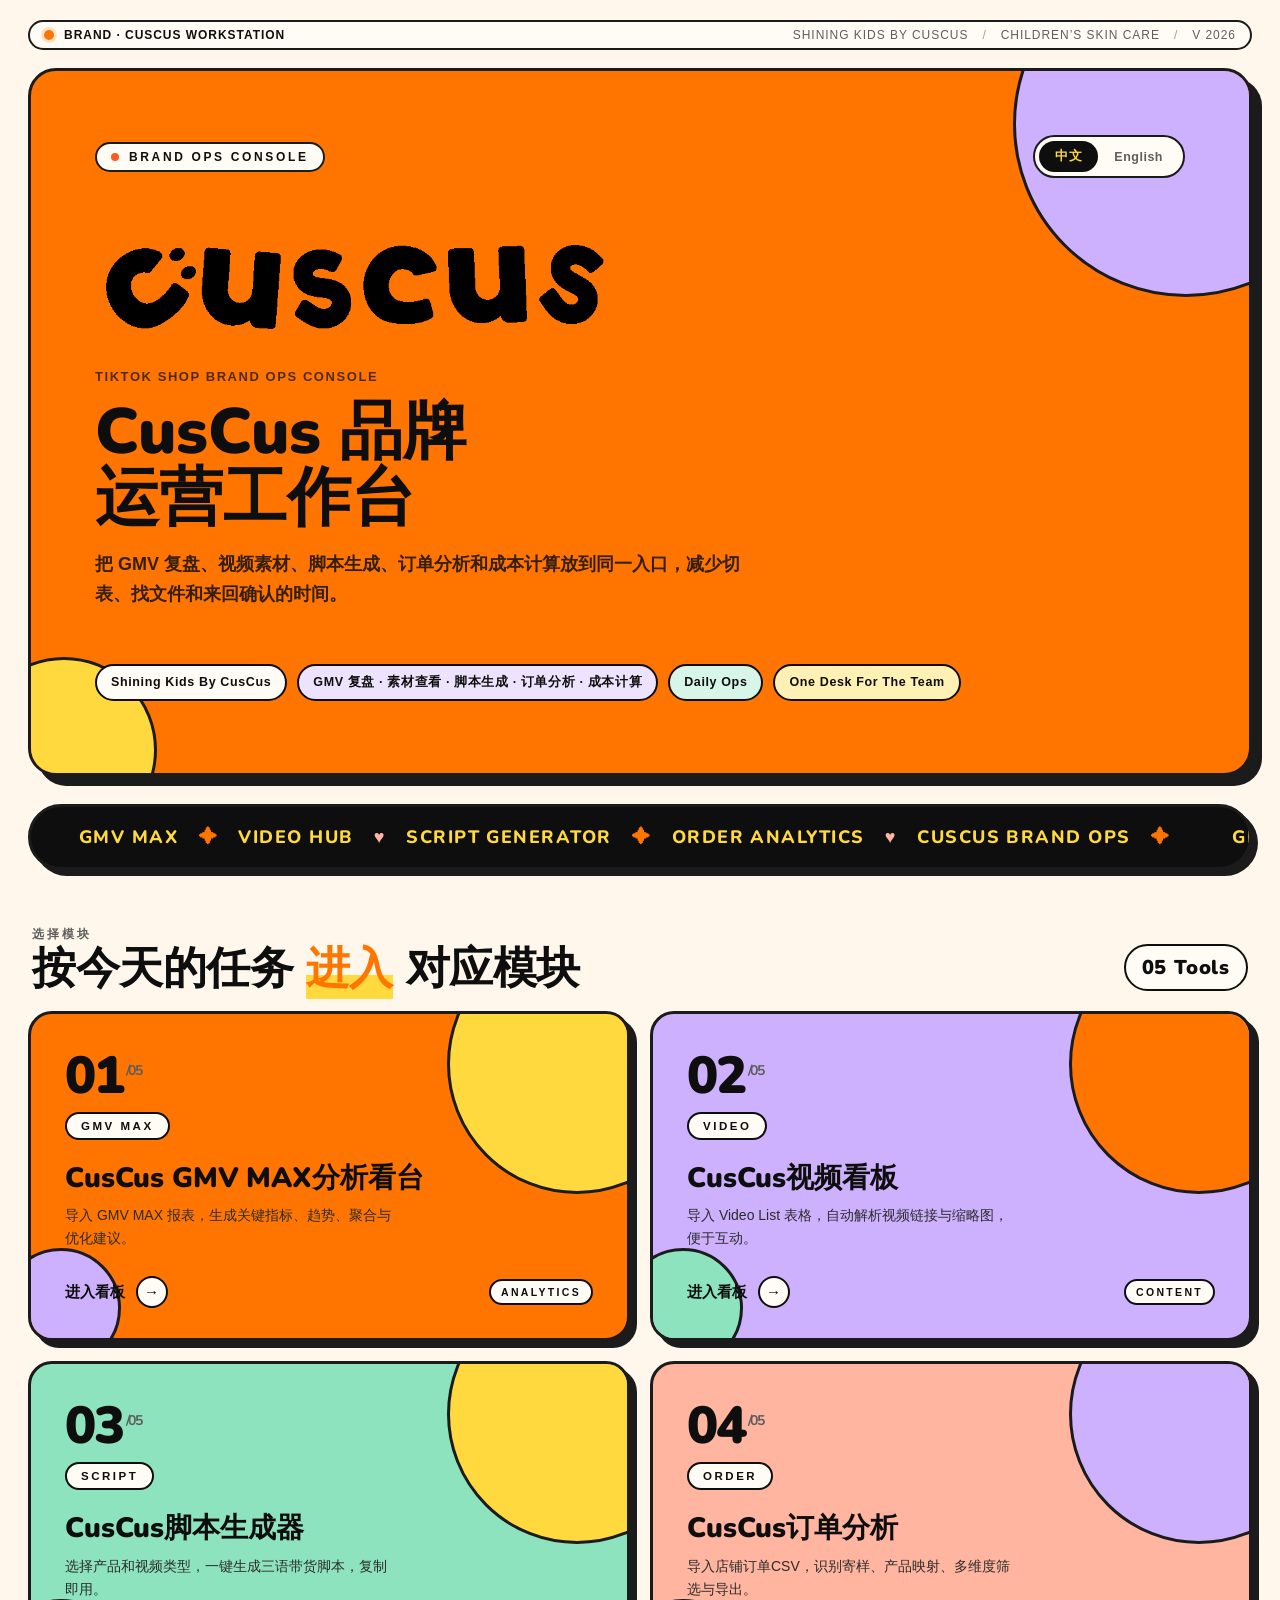
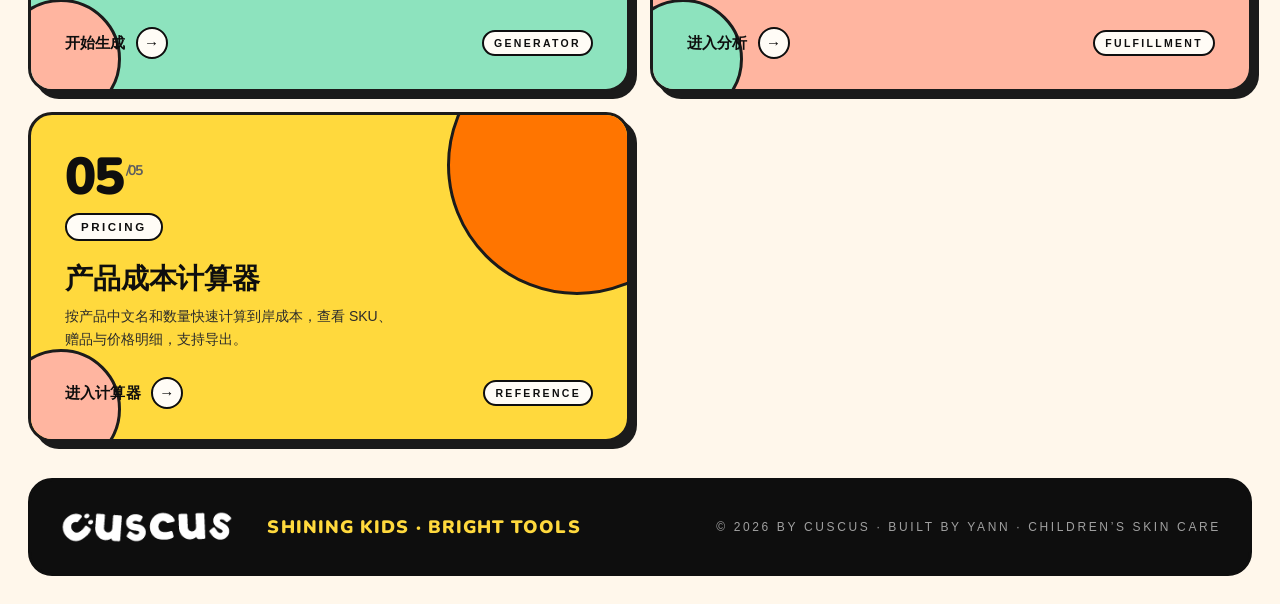
<file: index.html>
<!doctype html>
<html lang="zh-CN">
<head>
  <meta charset="utf-8" />
  <meta name="viewport" content="width=device-width, initial-scale=1" />
  <meta name="author" content="Yann" />
  <meta name="description" content="CusCus 品牌运营中台 · TikTok Shop 数据 / 视频 / 脚本 / 订单" />
  <title data-i18n="index.title">CusCus 工作台</title>
  <link rel="icon" type="image/png" href="assets/logo-vertical.png" />
  <link rel="preconnect" href="https://fonts.googleapis.com">
  <link rel="preconnect" href="https://fonts.gstatic.com" crossorigin>
  <link href="https://fonts.googleapis.com/css2?family=Nunito:wght@700;800;900&display=swap" rel="stylesheet">
  <link rel="stylesheet" href="styles-brand.css" />
</head>
<body>
  <div class="page">

    <!-- 顶部细条 -->
    <div class="topbar">
      <span class="left">
        <span class="dot"></span>
        <span>Brand · CusCus Workstation</span>
      </span>
      <span class="right">
        <span>Shining Kids By CusCus</span>
        <span class="sep">/</span>
        <span>Children&rsquo;s Skin Care</span>
        <span class="sep">/</span>
        <span>v 2026</span>
      </span>
    </div>

    <!-- Hero：橙底 + 大黑 logo + 大标题 -->
    <section class="hero">
      <div class="hero-inner">
        <div class="hero-top">
          <span class="hero-eyebrow"><span class="pulse"></span><span data-i18n="index.hero.eyebrow">Welcome back · 品牌运营中台</span></span>
          <div class="lang-switch">
            <button class="active" data-lang="zh" data-i18n="common.lang.zh">中文</button>
            <button data-lang="en" data-i18n="common.lang.en">English</button>
          </div>
        </div>
        <div class="hero-main">
          <div class="hero-logo">
            <img src="assets/logo-horizontal-black.png" alt="CusCus" />
          </div>

          <div class="hero-kicker" data-i18n="index.hero.kicker">TikTok Shop Brand Ops Console</div>
          <h1 data-i18n="index.hero.title">CusCus 品牌运营工作台</h1>

          <p class="hero-sub" data-i18n="index.hero.sub">
            把 GMV 复盘、视频素材、脚本生成和订单分析放到同一入口，减少切表、找文件和来回确认的时间。
          </p>

          <div class="chip-row">
            <span class="chip">Shining Kids By CusCus</span>
            <span class="chip c-purple" data-i18n="index.hero.chip1">GMV 复盘 · 素材查看 · 脚本生成 · 订单分析 · 成本计算</span>
            <span class="chip c-mint" data-i18n="index.hero.chip2">Daily Ops</span>
            <span class="chip c-sun" data-i18n="index.hero.chip3">One Desk For The Team</span>
          </div>
        </div>
      </div>
    </section>

    <!-- 滚动 slogan 条 -->
    <div class="marquee" aria-hidden="true">
      <div class="marquee-track">
        <span>GMV MAX <span class="star">✦</span> Video Hub <span class="heart">♥</span> Script Generator <span class="star">✦</span> Order Analytics <span class="heart">♥</span> CusCus Brand Ops <span class="star">✦</span></span>
        <span>GMV MAX <span class="star">✦</span> Video Hub <span class="heart">♥</span> Script Generator <span class="star">✦</span> Order Analytics <span class="heart">♥</span> CusCus Brand Ops <span class="star">✦</span></span>
      </div>
    </div>

    <!-- 模块标题 -->
    <div class="section-head">
      <div>
        <div class="eyebrow" data-i18n="index.section.eyebrow">选择模块</div>
        <h2><span data-i18n="index.section.h2.pre">按今天的任务</span> <em><span data-i18n="index.section.h2.em">进入</span></em> <span data-i18n="index.section.h2.post">对应模块</span></h2>
      </div>
      <div class="count">05 Tools</div>
    </div>

    <!-- 5 张模块卡 -->
    <div class="grid">

      <a class="tool t-orange" href="gmv.html">
        <span class="blob blob-1"></span>
        <span class="blob blob-2"></span>
        <div class="tool-index">01<small>/05</small></div>
        <div class="tool-tag">GMV MAX</div>
        <h3 data-i18n="index.card.gmv.title">GMV MAX 分析看台</h3>
        <p data-i18n="index.card.gmv.desc">导入 GMV MAX 报表，关键指标、趋势、聚合分析与优化建议一次看全。</p>
        <div class="tool-foot">
          <span class="tool-cta"><span data-i18n="index.card.gmv.cta">进入看板</span> <span class="arrow">→</span></span>
          <span class="tool-meta">Analytics</span>
        </div>
      </a>

      <a class="tool t-purple" href="video.html">
        <span class="blob blob-1"></span>
        <span class="blob blob-2"></span>
        <div class="tool-index">02<small>/05</small></div>
        <div class="tool-tag">Video</div>
        <h3 data-i18n="index.card.video.title">视频看板</h3>
        <p data-i18n="index.card.video.desc">导入 Video List 表格，自动解析链接与缩略图，一眼看完所有素材。</p>
        <div class="tool-foot">
          <span class="tool-cta"><span data-i18n="index.card.video.cta">进入看板</span> <span class="arrow">→</span></span>
          <span class="tool-meta">Content</span>
        </div>
      </a>

      <a class="tool t-mint" href="script.html">
        <span class="blob blob-1"></span>
        <span class="blob blob-2"></span>
        <div class="tool-index">03<small>/05</small></div>
        <div class="tool-tag">Script</div>
        <h3 data-i18n="index.card.script.title">脚本生成器</h3>
        <p data-i18n="index.card.script.desc">选择产品 + 视频类型，一键生成三语带货脚本，直接复制去拍。</p>
        <div class="tool-foot">
          <span class="tool-cta"><span data-i18n="index.card.script.cta">开始生成</span> <span class="arrow">→</span></span>
          <span class="tool-meta">Generator</span>
        </div>
      </a>

      <a class="tool t-peach" href="order.html">
        <span class="blob blob-1"></span>
        <span class="blob blob-2"></span>
        <div class="tool-index">04<small>/05</small></div>
        <div class="tool-tag">Order</div>
        <h3 data-i18n="index.card.order.title">订单分析</h3>
        <p data-i18n="index.card.order.desc">导入店铺订单 CSV，识别寄样、产品映射、多维筛选，一键导出。</p>
        <div class="tool-foot">
          <span class="tool-cta"><span data-i18n="index.card.order.cta">进入分析</span> <span class="arrow">→</span></span>
          <span class="tool-meta">Fulfillment</span>
        </div>
      </a>

      <a class="tool t-sun" href="cost.html">
        <span class="blob blob-1"></span>
        <span class="blob blob-2"></span>
        <div class="tool-index">05<small>/05</small></div>
        <div class="tool-tag">Pricing</div>
        <h3 data-i18n="index.card.cost.title">产品成本计算器</h3>
        <p data-i18n="index.card.cost.desc">按产品中文名和数量快速计算到岸成本，查看 SKU、赠品与价格明细，支持导出。</p>
        <div class="tool-foot">
          <span class="tool-cta"><span data-i18n="index.card.cost.cta">进入计算器</span> <span class="arrow">→</span></span>
          <span class="tool-meta">Reference</span>
        </div>
      </a>

    </div>

    <!-- 底部品牌锁定条 -->
    <footer class="brand-foot">
      <img src="assets/logo-horizontal-white.png" alt="CusCus" />
      <span class="tag">SHINING KIDS · BRIGHT TOOLS</span>
      <span class="copy">© 2026 by cuscus · built by Yann · Children&rsquo;s Skin Care</span>
    </footer>

  </div>

  <script src="i18n.js"></script>
  <script>
    // 打招呼 · hi there
    (function () {
      var title = '%c✦ Shining Kids By CusCus ✦';
      var line  = '%c  design & build · 杨浩 · 2026  ';
      var hint  = '%cchildren’s skin care · internal workstation';
      var s1 = [
        'background:#FF7500',
        'color:#0E0E0E',
        'font:900 22px/1.6 Nunito,PingFang SC,sans-serif',
        'padding:10px 18px',
        'border-radius:999px',
        'border:3px solid #0E0E0E'
      ].join(';');
      var s2 = [
        'background:#0E0E0E',
        'color:#FFD93D',
        'font:800 13px/1.8 Nunito,PingFang SC,monospace',
        'padding:6px 14px',
        'border-radius:999px',
        'letter-spacing:0.12em',
        'margin-top:6px'
      ].join(';');
      var s3 = [
        'color:#9A7BE8',
        'font:600 11px/1.6 PingFang SC,sans-serif',
        'letter-spacing:0.1em',
        'margin-top:4px'
      ].join(';');
      console.log(title + '\n' + line + '\n' + hint, s1, s2, s3);
    })();
  </script>
</body>
</html>
</file>
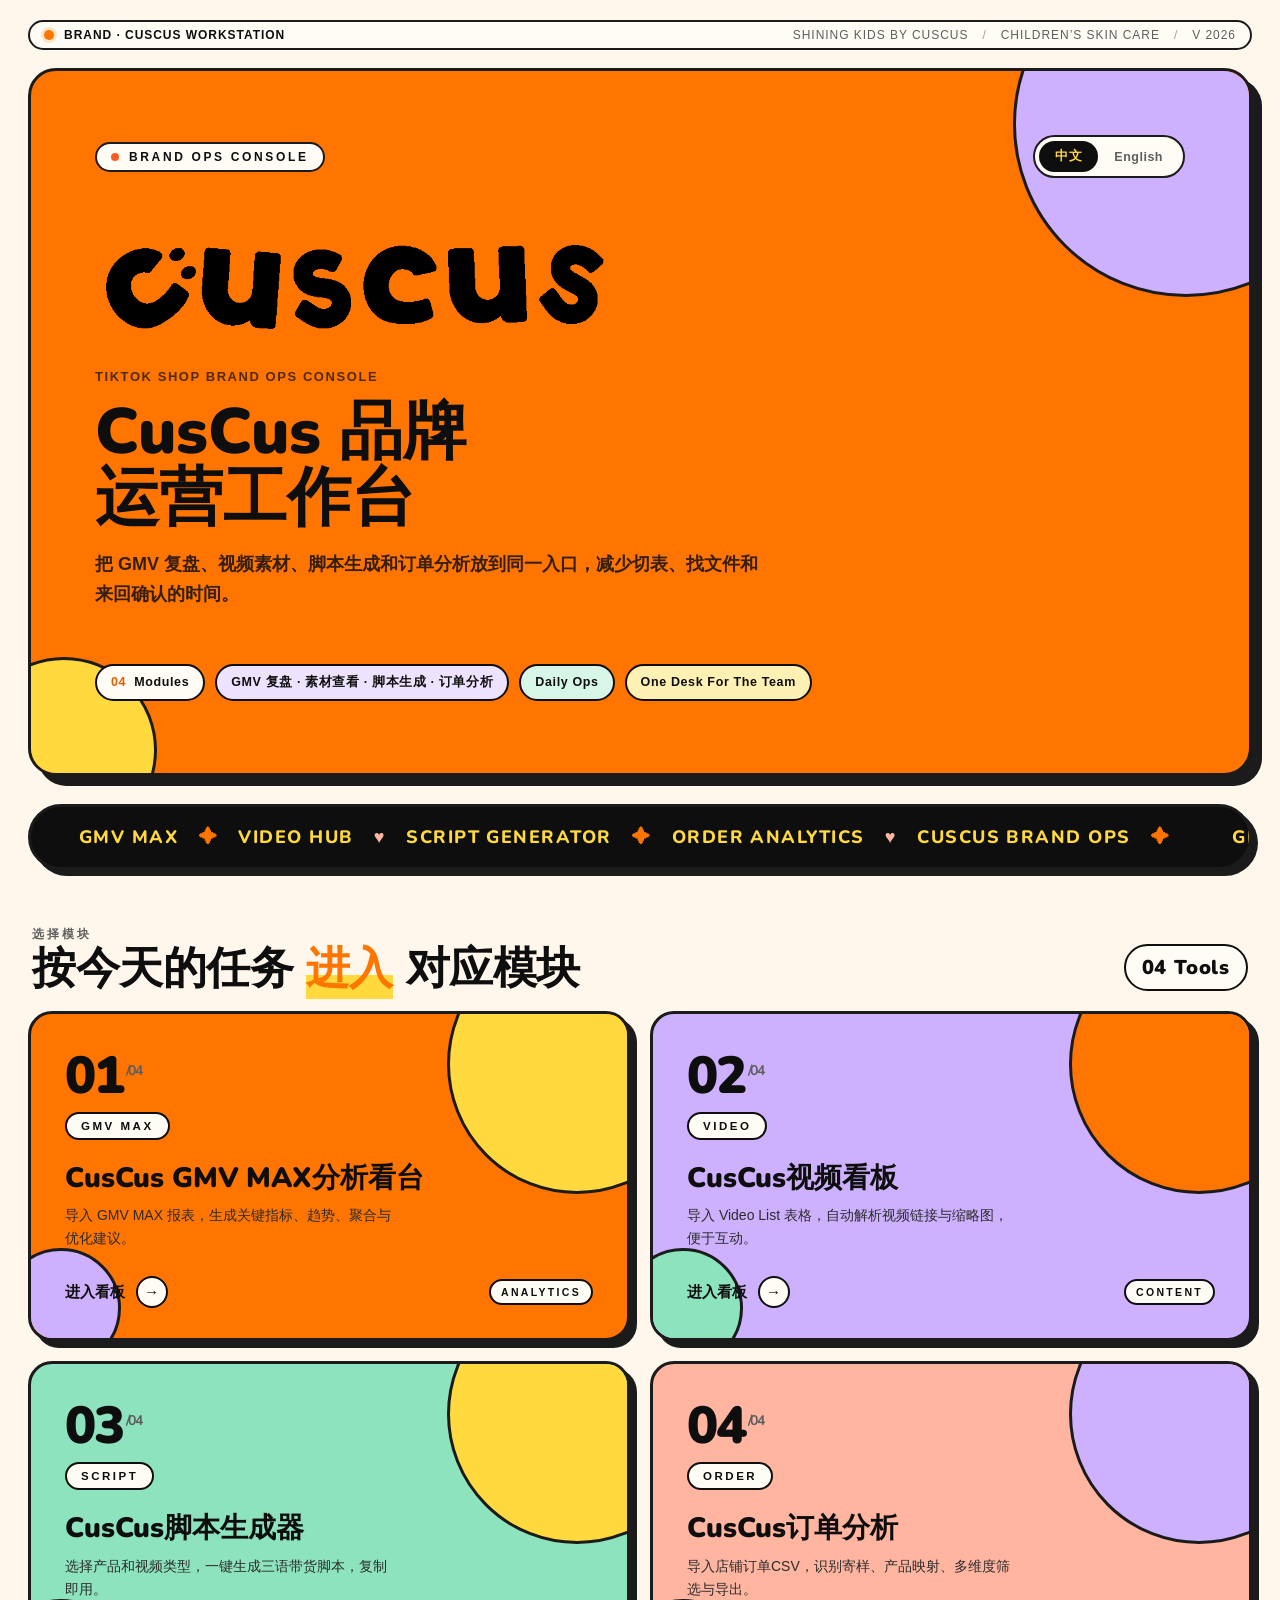
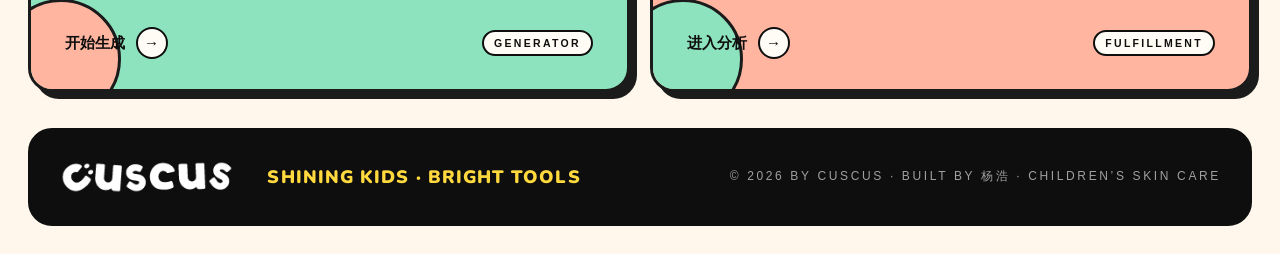
<file: gmvmax--main/index.html>
<!doctype html>
<html lang="zh-CN">
<head>
  <meta charset="utf-8" />
  <meta name="viewport" content="width=device-width, initial-scale=1" />
  <meta name="author" content="杨浩" />
  <meta name="description" content="CusCus 品牌运营中台 · TikTok Shop 数据 / 视频 / 脚本 / 订单" />
  <title data-i18n="index.title">CusCus 工作台</title>
  <link rel="icon" type="image/png" href="assets/logo-vertical.png" />
  <link rel="preconnect" href="https://fonts.googleapis.com">
  <link rel="preconnect" href="https://fonts.gstatic.com" crossorigin>
  <link href="https://fonts.googleapis.com/css2?family=Nunito:wght@700;800;900&display=swap" rel="stylesheet">
  <link rel="stylesheet" href="styles-brand.css" />
</head>
<body>
  <div class="page">

    <!-- 顶部细条 -->
    <div class="topbar">
      <span class="left">
        <span class="dot"></span>
        <span>Brand · CusCus Workstation</span>
      </span>
      <span class="right">
        <span>Shining Kids By CusCus</span>
        <span class="sep">/</span>
        <span>Children&rsquo;s Skin Care</span>
        <span class="sep">/</span>
        <span>v 2026</span>
      </span>
    </div>

    <!-- Hero：橙底 + 大黑 logo + 大标题 -->
    <section class="hero">
      <div class="hero-inner">
        <div class="hero-top">
          <span class="hero-eyebrow"><span class="pulse"></span><span data-i18n="index.hero.eyebrow">Welcome back · 品牌运营中台</span></span>
          <div class="lang-switch">
            <button class="active" data-lang="zh" data-i18n="common.lang.zh">中文</button>
            <button data-lang="en" data-i18n="common.lang.en">English</button>
          </div>
        </div>
        <div class="hero-main">
          <div class="hero-logo">
            <img src="assets/logo-horizontal-black.png" alt="CusCus" />
          </div>

          <div class="hero-kicker" data-i18n="index.hero.kicker">TikTok Shop Brand Ops Console</div>
          <h1 data-i18n="index.hero.title">CusCus 品牌运营工作台</h1>

          <p class="hero-sub" data-i18n="index.hero.sub">
            把 GMV 复盘、视频素材、脚本生成和订单分析放到同一入口，减少切表、找文件和来回确认的时间。
          </p>

          <div class="chip-row">
            <span class="chip"><span class="k">04</span> Modules</span>
            <span class="chip c-purple" data-i18n="index.hero.chip1">GMV 复盘 · 素材查看 · 脚本生成 · 订单分析</span>
            <span class="chip c-mint" data-i18n="index.hero.chip2">Daily Ops</span>
            <span class="chip c-sun" data-i18n="index.hero.chip3">One Desk For The Team</span>
          </div>
        </div>
      </div>
    </section>

    <!-- 滚动 slogan 条 -->
    <div class="marquee" aria-hidden="true">
      <div class="marquee-track">
        <span>GMV MAX <span class="star">✦</span> Video Hub <span class="heart">♥</span> Script Generator <span class="star">✦</span> Order Analytics <span class="heart">♥</span> CusCus Brand Ops <span class="star">✦</span></span>
        <span>GMV MAX <span class="star">✦</span> Video Hub <span class="heart">♥</span> Script Generator <span class="star">✦</span> Order Analytics <span class="heart">♥</span> CusCus Brand Ops <span class="star">✦</span></span>
      </div>
    </div>

    <!-- 模块标题 -->
    <div class="section-head">
      <div>
        <div class="eyebrow" data-i18n="index.section.eyebrow">选择模块</div>
        <h2><span data-i18n="index.section.h2.pre">按今天的任务</span> <em><span data-i18n="index.section.h2.em">进入</span></em> <span data-i18n="index.section.h2.post">对应模块</span></h2>
      </div>
      <div class="count">04 Tools</div>
    </div>

    <!-- 4 张模块卡 -->
    <div class="grid">

      <a class="tool t-orange" href="gmv.html">
        <span class="blob blob-1"></span>
        <span class="blob blob-2"></span>
        <div class="tool-index">01<small>/04</small></div>
        <div class="tool-tag">GMV MAX</div>
        <h3 data-i18n="index.card.gmv.title">GMV MAX 分析看台</h3>
        <p data-i18n="index.card.gmv.desc">导入 GMV MAX 报表，关键指标、趋势、聚合分析与优化建议一次看全。</p>
        <div class="tool-foot">
          <span class="tool-cta"><span data-i18n="index.card.gmv.cta">进入看板</span> <span class="arrow">→</span></span>
          <span class="tool-meta">Analytics</span>
        </div>
      </a>

      <a class="tool t-purple" href="video.html">
        <span class="blob blob-1"></span>
        <span class="blob blob-2"></span>
        <div class="tool-index">02<small>/04</small></div>
        <div class="tool-tag">Video</div>
        <h3 data-i18n="index.card.video.title">视频看板</h3>
        <p data-i18n="index.card.video.desc">导入 Video List 表格，自动解析链接与缩略图，一眼看完所有素材。</p>
        <div class="tool-foot">
          <span class="tool-cta"><span data-i18n="index.card.video.cta">进入看板</span> <span class="arrow">→</span></span>
          <span class="tool-meta">Content</span>
        </div>
      </a>

      <a class="tool t-mint" href="script.html">
        <span class="blob blob-1"></span>
        <span class="blob blob-2"></span>
        <div class="tool-index">03<small>/04</small></div>
        <div class="tool-tag">Script</div>
        <h3 data-i18n="index.card.script.title">脚本生成器</h3>
        <p data-i18n="index.card.script.desc">选择产品 + 视频类型，一键生成三语带货脚本，直接复制去拍。</p>
        <div class="tool-foot">
          <span class="tool-cta"><span data-i18n="index.card.script.cta">开始生成</span> <span class="arrow">→</span></span>
          <span class="tool-meta">Generator</span>
        </div>
      </a>

      <a class="tool t-peach" href="order.html">
        <span class="blob blob-1"></span>
        <span class="blob blob-2"></span>
        <div class="tool-index">04<small>/04</small></div>
        <div class="tool-tag">Order</div>
        <h3 data-i18n="index.card.order.title">订单分析</h3>
        <p data-i18n="index.card.order.desc">导入店铺订单 CSV，识别寄样、产品映射、多维筛选，一键导出。</p>
        <div class="tool-foot">
          <span class="tool-cta"><span data-i18n="index.card.order.cta">进入分析</span> <span class="arrow">→</span></span>
          <span class="tool-meta">Fulfillment</span>
        </div>
      </a>

    </div>

    <!-- 底部品牌锁定条 -->
    <footer class="brand-foot">
      <img src="assets/logo-horizontal-white.png" alt="CusCus" />
      <span class="tag">SHINING KIDS · BRIGHT TOOLS</span>
      <span class="copy">© 2026 by cuscus · built by 杨浩 · Children&rsquo;s Skin Care</span>
    </footer>

  </div>

  <script src="i18n.js"></script>
  <script>
    // 打招呼 · hi there
    (function () {
      var title = '%c✦ Shining Kids By CusCus ✦';
      var line  = '%c  design & build · 杨浩 · 2026  ';
      var hint  = '%cchildren’s skin care · internal workstation';
      var s1 = [
        'background:#FF7500',
        'color:#0E0E0E',
        'font:900 22px/1.6 Nunito,PingFang SC,sans-serif',
        'padding:10px 18px',
        'border-radius:999px',
        'border:3px solid #0E0E0E'
      ].join(';');
      var s2 = [
        'background:#0E0E0E',
        'color:#FFD93D',
        'font:800 13px/1.8 Nunito,PingFang SC,monospace',
        'padding:6px 14px',
        'border-radius:999px',
        'letter-spacing:0.12em',
        'margin-top:6px'
      ].join(';');
      var s3 = [
        'color:#9A7BE8',
        'font:600 11px/1.6 PingFang SC,sans-serif',
        'letter-spacing:0.1em',
        'margin-top:4px'
      ].join(';');
      console.log(title + '\n' + line + '\n' + hint, s1, s2, s3);
    })();
  </script>
</body>
</html>
</file>
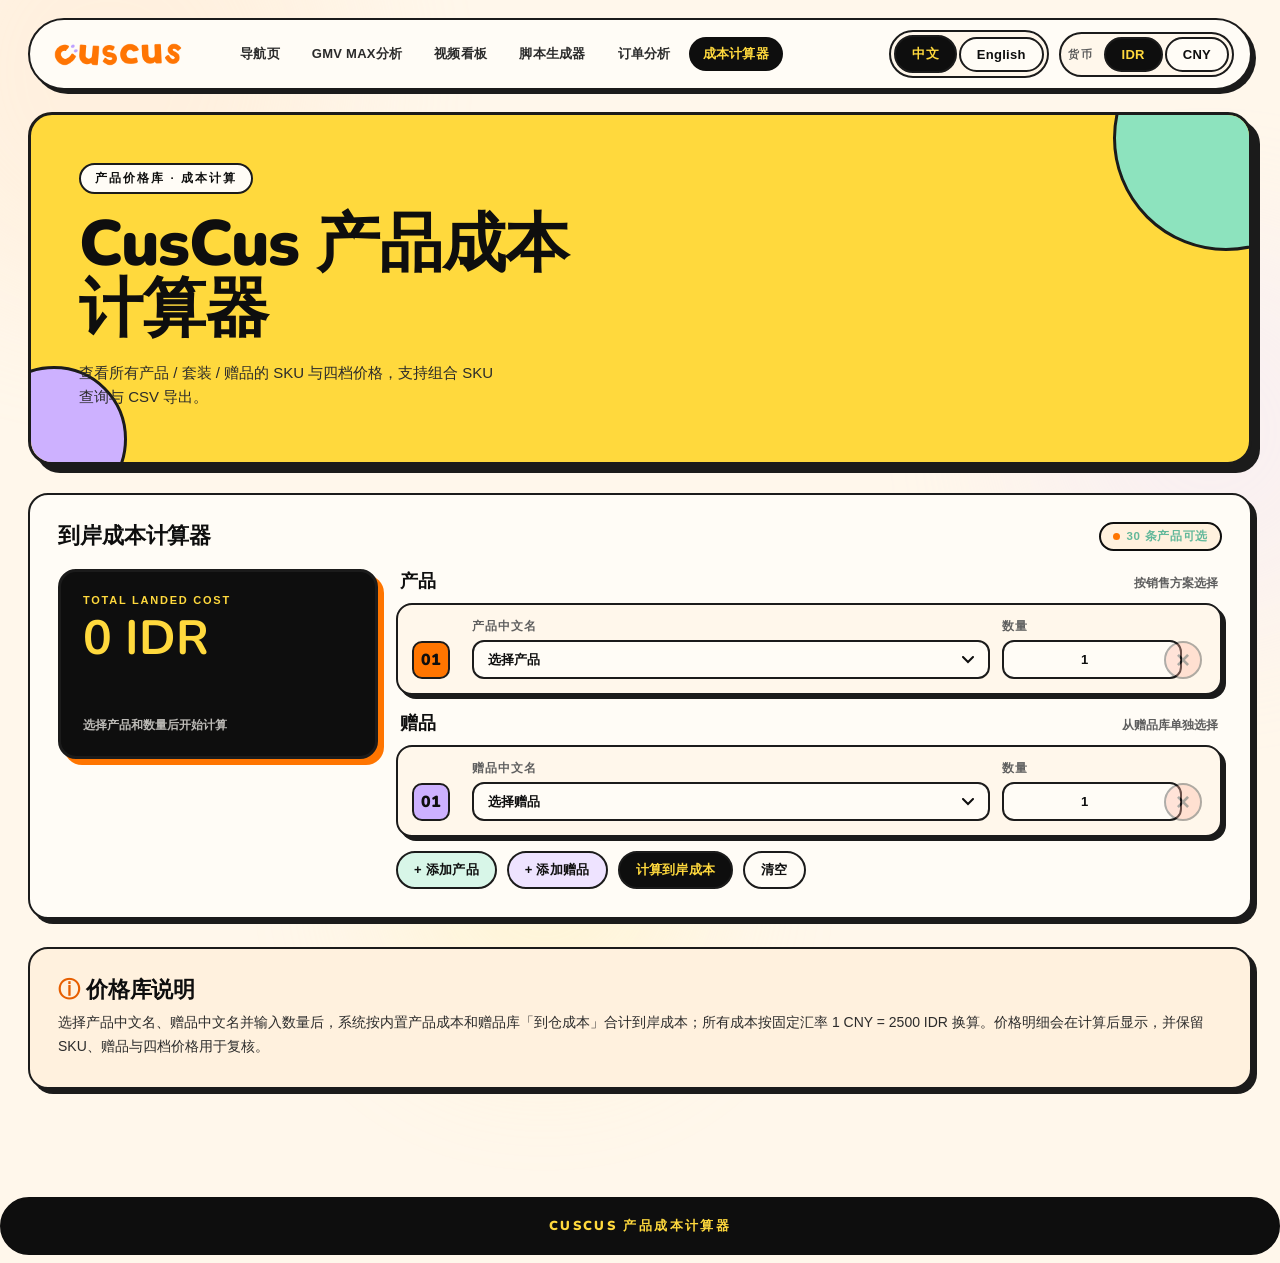
<file: cost.html>
<!doctype html>
<html lang="zh-CN">
<head>
  <meta charset="utf-8" />
  <meta name="viewport" content="width=device-width, initial-scale=1" />
  <meta name="author" content="Yann" />
  <title data-i18n="cost.title">CusCus · 产品成本计算器</title>
  <link rel="icon" type="image/png" href="assets/logo-vertical.png" />
  <link rel="preconnect" href="https://fonts.googleapis.com">
  <link rel="preconnect" href="https://fonts.gstatic.com" crossorigin>
  <link href="https://fonts.googleapis.com/css2?family=Nunito:wght@700;800;900&display=swap" rel="stylesheet">
  <link rel="stylesheet" href="styles-brand.css" />
</head>
<body data-tool="cost">
  <div class="bg-orb orb-1"></div>
  <div class="bg-orb orb-2"></div>
  <div class="bg-orb orb-3"></div>

  <main class="app">
    <nav class="top-nav">
      <a class="brand" href="index.html" data-i18n="common.brand" aria-label="CusCus 工作台"></a>
      <div class="nav-links">
        <a href="index.html" data-i18n="common.nav.home">导航页</a>
        <a href="gmv.html" data-i18n="common.nav.gmv">GMV MAX</a>
        <a href="video.html" data-i18n="common.nav.video">视频看板</a>
        <a href="script.html" data-i18n="common.nav.script">脚本生成</a>
        <a href="order.html" data-i18n="common.nav.order">订单分析</a>
        <a href="cost.html" class="active" aria-current="page" data-i18n="common.nav.cost">成本计算器</a>
      </div>
      <div class="nav-controls">
        <div class="lang-switch">
          <button class="ghost" data-lang="zh" data-i18n="common.lang.zh">中文</button>
          <button class="ghost" data-lang="en" data-i18n="common.lang.en">English</button>
        </div>
        <div class="currency-switch">
          <span class="currency-label" data-i18n="fx.currency">货币</span>
          <button class="ghost" data-currency="IDR">IDR</button>
          <button class="ghost" data-currency="CNY">CNY</button>
        </div>
      </div>
    </nav>

    <header class="hero" style="grid-template-columns:1fr">
      <div>
        <p class="eyebrow" data-i18n="cost.eyebrow">产品价格库 · 成本计算</p>
        <h1 data-i18n="cost.h1">CusCus 产品成本计算器</h1>
        <p class="sub" data-i18n="cost.sub">查看所有产品 / 套装 / 赠品的 SKU 与四档价格，支持组合 SKU 查询与 CSV 导出。</p>
      </div>
    </header>

    <!-- 到岸成本计算器 -->
    <section class="section cost-game" id="calculatorSection">
      <div class="section-header">
        <h2 data-i18n="cost.section.calc">到岸成本计算器</h2>
        <div id="dataStatus" class="pill">30 条产品可选</div>
      </div>
      <div class="calc-arena">
        <div class="score-board">
          <span class="score-label">TOTAL LANDED COST</span>
          <strong id="grandTotal">0 IDR</strong>
          <span id="calcMeta">选择产品和数量后开始计算</span>
        </div>
        <div class="calc-input-zone">
          <div class="calc-group">
            <div class="calc-group-head">
              <strong>产品</strong>
              <span>按销售方案选择</span>
            </div>
            <div id="calcRows" class="calc-rows"></div>
          </div>
          <div class="calc-group">
            <div class="calc-group-head">
              <strong>赠品</strong>
              <span>从赠品库单独选择</span>
            </div>
            <div id="giftRows" class="calc-rows"></div>
          </div>
        </div>
        <div class="calc-actions">
          <button class="ghost calc-add" id="addCalcRow" type="button">+ 添加产品</button>
          <button class="ghost calc-add gift-add" id="addGiftRow" type="button">+ 添加赠品</button>
          <button class="ghost calc-primary" id="calculateBtn" type="button">计算到岸成本</button>
          <button class="ghost" id="clearCalcBtn" type="button">清空</button>
        </div>
      </div>
      <div id="calcResult" class="calc-result" hidden></div>
    </section>

    <!-- 主表 -->
    <section class="section" id="detailSection" hidden>
      <div class="section-header">
        <h2 data-i18n="cost.section.table">价格明细</h2>
        <div class="section-actions">
          <button class="ghost" id="exportBtn" data-i18n="cost.export">导出 CSV</button>
        </div>
      </div>
      <div class="filter-panel">
        <div class="filter-row">
          <div class="filter-item" style="flex:1;min-width:240px">
            <label data-i18n="cost.filter.search">搜索</label>
            <input id="searchInput" class="search" data-i18n-placeholder="cost.filter.search_placeholder" placeholder="销售方案 / SKU / 赠品" />
          </div>
          <div class="filter-item">
            <label data-i18n="cost.filter.batch">上线批次</label>
            <select id="batchFilter" class="select">
              <option value="" data-i18n="order.filter.all">全部</option>
            </select>
          </div>
          <div class="filter-item">
            <label data-i18n="cost.filter.type">产品类型</label>
            <select id="typeFilter" class="select">
              <option value="" data-i18n="order.filter.all">全部</option>
              <option value="single" data-i18n="cost.filter.single">单品</option>
              <option value="bundle" data-i18n="cost.filter.bundle">套装</option>
              <option value="sample" data-i18n="cost.filter.sample">小样</option>
            </select>
          </div>
          <div class="filter-item">
            <label data-i18n="cost.filter.mainpush">主推</label>
            <select id="mainPushFilter" class="select">
              <option value="" data-i18n="order.filter.all">全部</option>
              <option value="yes" data-i18n="cost.filter.mainpush_yes">主推</option>
              <option value="no" data-i18n="cost.filter.mainpush_no">非主推</option>
            </select>
          </div>
          <div class="filter-item">
            <label data-i18n="cost.filter.sort">排序</label>
            <select id="sortSelect" class="select">
              <option value="default" data-i18n="cost.sort.default">默认顺序</option>
              <option value="daily_desc" data-i18n="cost.sort.daily_desc">日常价 高→低</option>
              <option value="daily_asc" data-i18n="cost.sort.daily_asc">日常价 低→高</option>
              <option value="big_desc" data-i18n="cost.sort.big_desc">大促价 高→低</option>
              <option value="list_desc" data-i18n="cost.sort.list_desc">划线价 高→低</option>
            </select>
          </div>
          <div class="filter-item" style="align-self:flex-end">
            <button class="ghost" id="resetFilters" data-i18n="order.filter.reset">重置筛选</button>
          </div>
        </div>
      </div>
      <div class="filter-meta">
        <span id="tableMeta" data-i18n="cost.table.empty">显示 0 / 0 条</span>
      </div>
      <div class="table-container">
        <table class="order-table" id="costTable">
          <thead>
            <tr>
              <th data-i18n="cost.col.plan">销售方案</th>
              <th data-i18n="cost.col.newSku">新 SKU 编码</th>
              <th data-i18n="cost.col.oldSku">旧 SKU 编码</th>
              <th data-i18n="cost.col.gift">赠品</th>
              <th>赠品明细</th>
              <th>数量</th>
              <th data-i18n="cost.col.mainpush">主推</th>
              <th data-i18n="cost.col.list">划线价</th>
              <th data-i18n="cost.col.daily">日常价</th>
              <th data-i18n="cost.col.small">小促价</th>
              <th data-i18n="cost.col.big">大促价</th>
              <th>到岸小计</th>
              <th data-i18n="cost.col.batch">批次</th>
              <th data-i18n="cost.col.notes">备注</th>
            </tr>
          </thead>
          <tbody id="costTableBody"></tbody>
        </table>
      </div>
      <div id="standaloneGiftDetails" class="gift-detail-block" hidden>
        <div class="table-title">单独选择的赠品明细</div>
        <div class="table-container">
          <table class="order-table">
            <thead>
              <tr>
                <th>赠品</th>
                <th>SKU</th>
                <th>数量</th>
                <th>到仓成本/件</th>
                <th>赠品小计</th>
              </tr>
            </thead>
            <tbody id="giftDetailBody"></tbody>
          </table>
        </div>
      </div>
    </section>

    <section class="section help">
      <h2 data-i18n="cost.help.title">价格库说明</h2>
      <p data-i18n="cost.help.body">选择产品中文名、赠品中文名并输入数量后，系统按内置产品成本和赠品库「到仓成本」合计到岸成本；所有成本按固定汇率 1 CNY = 2500 IDR 换算。价格明细会在计算后显示，并保留 SKU、赠品与四档价格用于复核。</p>
    </section>
  </main>

  <button id="backToTop" class="back-to-top" aria-label="回到顶部">↑</button>
  <footer class="footer" data-i18n="cost.footer">CusCus 产品成本计算器</footer>

  <script src="i18n.js"></script>
  <script src="cost.js"></script>
  <script>
    (function () {
      var title = '%c✦ Shining Kids By CusCus ✦';
      var line  = '%c  design & build · 杨浩 · 2026  ';
      var hint  = '%cchildren’s skin care · internal workstation';
      var s1 = ['background:#FF7500','color:#0E0E0E','font:900 22px/1.6 Nunito,PingFang SC,sans-serif','padding:10px 18px','border-radius:999px','border:3px solid #0E0E0E'].join(';');
      var s2 = ['background:#0E0E0E','color:#FFD93D','font:800 13px/1.8 Nunito,PingFang SC,monospace','padding:6px 14px','border-radius:999px','letter-spacing:0.12em','margin-top:6px'].join(';');
      var s3 = ['color:#9A7BE8','font:600 11px/1.6 PingFang SC,sans-serif','letter-spacing:0.1em','margin-top:4px'].join(';');
      console.log(title + '\n' + line + '\n' + hint, s1, s2, s3);
    })();
  </script>
</body>
</html>
</file>
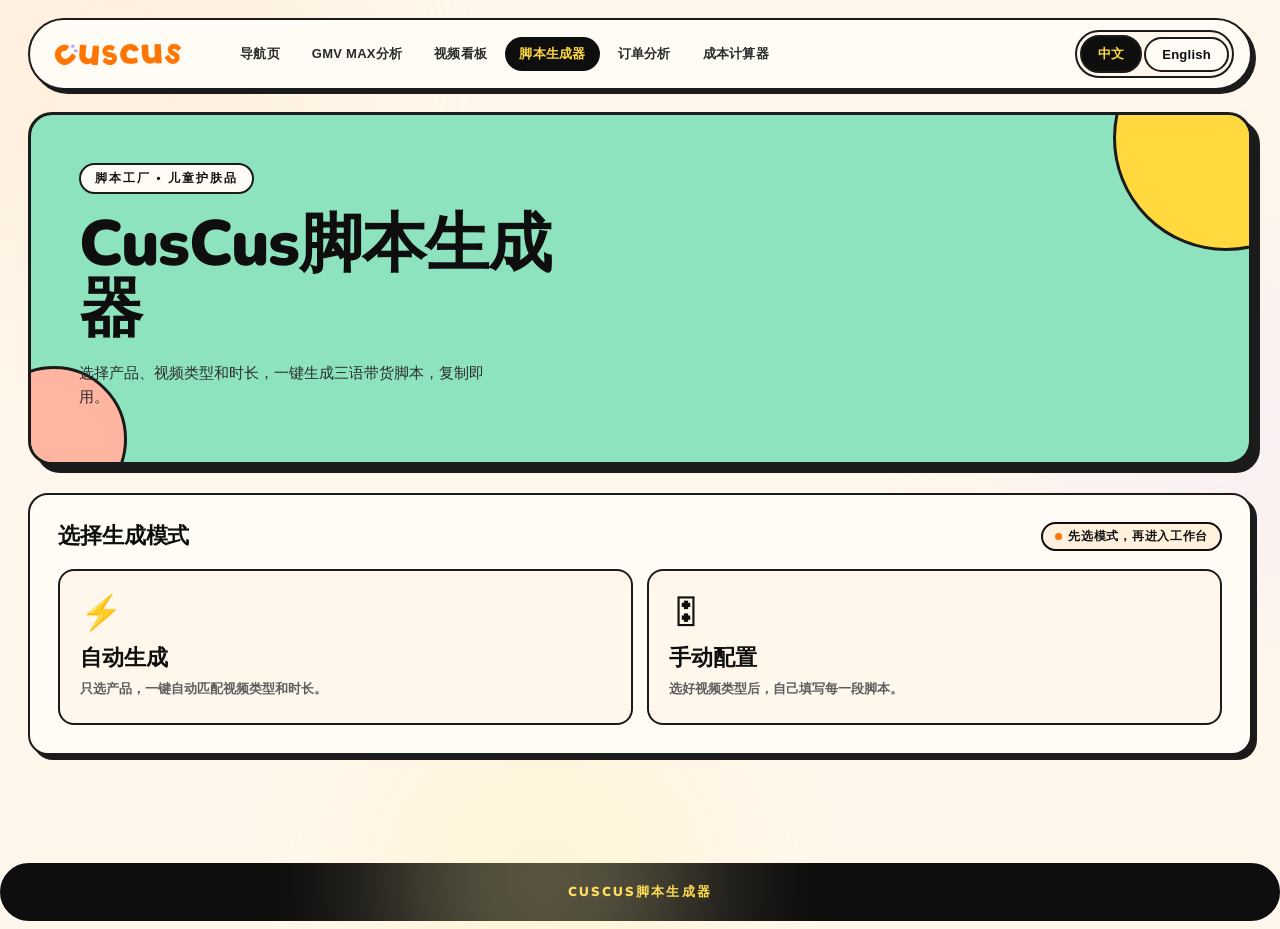
<file: script.html>
<!doctype html>
<html lang="zh-CN">
<head>
  <meta charset="utf-8" />
  <meta name="viewport" content="width=device-width, initial-scale=1" />
  <meta name="author" content="Yann" />
  <title data-i18n="script.title">CusCus · 脚本生成器</title>
  <link rel="icon" type="image/png" href="assets/logo-vertical.png" />
  <link rel="preconnect" href="https://fonts.googleapis.com">
  <link rel="preconnect" href="https://fonts.gstatic.com" crossorigin>
  <link href="https://fonts.googleapis.com/css2?family=Nunito:wght@700;800;900&display=swap" rel="stylesheet">
  <link rel="stylesheet" href="styles-brand.css" />
</head>
<body data-tool="script">
  <div class="bg-orb orb-1"></div>
  <div class="bg-orb orb-2"></div>
  <div class="bg-orb orb-3"></div>

  <main class="app">
    <nav class="top-nav">
      <a class="brand" href="index.html" data-i18n="common.brand" aria-label="CusCus 工作台"></a>
      <div class="nav-links">
        <a href="index.html" data-i18n="common.nav.home">导航页</a>
        <a href="gmv.html" data-i18n="common.nav.gmv">GMV MAX</a>
        <a href="video.html" data-i18n="common.nav.video">视频看板</a>
        <a href="script.html" class="active" aria-current="page" data-i18n="common.nav.script">脚本生成</a>
        <a href="order.html" data-i18n="common.nav.order">订单分析</a>
        <a href="cost.html" data-i18n="common.nav.cost">成本计算器</a>
      </div>
      <div class="lang-switch">
        <button class="ghost" data-lang="zh" data-i18n="common.lang.zh">中文</button>
        <button class="ghost" data-lang="en" data-i18n="common.lang.en">English</button>
      </div>
    </nav>

    <header class="hero" style="grid-template-columns:1fr">
      <div>
        <p class="eyebrow" data-i18n="script.eyebrow">脚本工厂 • 儿童护肤品</p>
        <h1 data-i18n="script.h1">CusCus脚本生成器</h1>
        <p class="sub" data-i18n="script.sub">选择产品、视频类型和时长，一键生成三语带货脚本，复制即用。</p>
      </div>
    </header>

    <section class="section script-mode-gate" id="scriptModeGate">
      <div class="section-header">
        <h2>选择生成模式</h2>
        <span class="pill">先选模式，再进入工作台</span>
      </div>
      <div class="script-mode-grid">
        <button class="script-mode-card" type="button" data-script-mode="auto">
          <span class="mode-card-icon">⚡</span>
          <span class="mode-card-title">自动生成</span>
          <span class="mode-card-desc">只选产品，一键自动匹配视频类型和时长。</span>
        </button>
        <button class="script-mode-card" type="button" data-script-mode="manual">
          <span class="mode-card-icon">🎛</span>
          <span class="mode-card-title">手动配置</span>
          <span class="mode-card-desc">选好视频类型后，自己填写每一段脚本。</span>
        </button>
      </div>
    </section>

    <div class="script-workflow" id="scriptWorkflow" hidden>
      <section class="section script-mode-status" id="scriptModeStatus"></section>

    <!-- Step 1: 选产品 -->
    <section class="section">
      <div class="section-header">
        <h2 id="productStepTitle" data-i18n="script.step1">① 选择产品</h2>
        <button class="ghost" id="addProductBtn" data-i18n="script.add_product">+ 添加自定义产品</button>
      </div>
      <div class="product-grid" id="productGrid"></div>
    </section>

    <!-- Step 2: 视频类型 -->
    <section class="section" data-manual-only>
      <div class="section-header"><h2 data-i18n="script.step2">② 视频类型</h2></div>
      <div class="option-row" id="videoTypeRow"></div>
    </section>

    <!-- Step 3: 时长 -->
    <section class="section" data-manual-only>
      <div class="section-header"><h2 data-i18n="script.step3">③ 视频时长</h2></div>
      <div class="option-row" id="durationRow"></div>
    </section>

    <section class="section manual-script-panel" data-manual-only>
      <div class="section-header">
        <h2>④ 手动填写脚本</h2>
        <span class="pill">选好类型后，在下面分段写稿</span>
      </div>
      <div id="manualScriptEditor"></div>
    </section>

    <!-- Step 4: 自定义输入 -->
    <section class="section" data-auto-only>
      <div class="section-header"><h2 data-i18n="script.step4">④ 补充信息（可选）</h2></div>
      <div class="custom-inputs">
        <div class="input-group">
          <label data-i18n="script.promo_label">促销信息</label>
          <input type="text" id="promoInput" class="search" data-i18n-placeholder="script.promo_placeholder" placeholder="如：满99减20 / 买一送一" />
        </div>
        <div class="input-group">
          <label data-i18n="script.extra_label">额外卖点</label>
          <input type="text" id="extraInput" class="search" data-i18n-placeholder="script.extra_placeholder" placeholder="如：明星同款 / 医生推荐" />
        </div>
        <div class="input-group">
          <label data-i18n="script.hook_label">自定义Hook</label>
          <input type="text" id="hookInput" class="search" data-i18n-placeholder="script.hook_placeholder" placeholder="留空则使用默认Hook" />
        </div>
      </div>
    </section>

    <!-- Generate + Batch -->
    <section class="section center" style="flex-direction:column;gap:16px;display:flex;align-items:center">
      <button class="upload-btn gen-btn" id="generateBtn" data-i18n="script.generate">生成脚本</button>
      <div class="batch-row" data-auto-only>
        <label data-i18n="script.batch_label" style="color:var(--muted);font-size:0.85rem">批量生成</label>
        <input type="number" id="batchCount" class="search" value="5" min="1" max="30" style="width:60px;text-align:center" />
        <label style="color:var(--muted);font-size:0.85rem" data-i18n="script.batch_unit">版</label>
        <button class="ghost" id="batchExportBtn" data-i18n="script.batch_export">导出CSV</button>
      </div>
    </section>

    <!-- Output -->
    <section class="section" id="outputSection" style="display:none">
      <div class="section-header">
        <h2 data-i18n="script.output">生成结果</h2>
        <div class="section-actions">
          <div class="lang-tabs">
            <button class="ghost tab-btn active" data-tab="zh">中文</button>
            <button class="ghost tab-btn" data-tab="en">English</button>
            <button class="ghost tab-btn" data-tab="id">Bahasa</button>
          </div>
        </div>
      </div>
      <div class="script-output-card">
        <div class="script-meta" id="scriptMeta"></div>
        <div class="script-body" id="scriptBody"></div>
        <div class="script-actions">
          <button class="ghost copy-btn" id="copyBtn" data-i18n="script.copy">复制脚本</button>
          <button class="ghost" id="regenerateBtn" data-i18n="script.regenerate">换一版</button>
        </div>
      </div>
    </section>

    <!-- History -->
    <section class="section">
      <div class="section-header">
        <h2 data-i18n="script.history">生成记录</h2>
        <span class="pill" data-i18n="script.history_pill">自动保存，最多50条</span>
      </div>
      <div class="history-panel" id="historyPanel"></div>
    </section>

    <!-- 产品卖点速查 -->
    <section class="section">
      <div class="section-header">
        <h2 data-i18n="script.ref">产品卖点速查</h2>
        <span class="pill" data-i18n="script.ref_pill">点击产品查看详情</span>
      </div>
      <div class="ref-card" id="refCard" style="display:none"></div>
    </section>
    </div>
  </main>

  <footer class="footer" data-i18n="script.footer">CusCus脚本生成器</footer>
  <button class="back-to-top" id="btt" title="↑">↑</button>

  <script src="i18n.js"></script>
  <script src="script-gen.js"></script>
  <script>
    (function () {
      var title = '%c✦ Shining Kids By CusCus ✦';
      var line  = '%c  design & build · 杨浩 · 2026  ';
      var hint  = '%cchildren’s skin care · internal workstation';
      var s1 = [
        'background:#FF7500',
        'color:#0E0E0E',
        'font:900 22px/1.6 Nunito,PingFang SC,sans-serif',
        'padding:10px 18px',
        'border-radius:999px',
        'border:3px solid #0E0E0E'
      ].join(';');
      var s2 = [
        'background:#0E0E0E',
        'color:#FFD93D',
        'font:800 13px/1.8 Nunito,PingFang SC,monospace',
        'padding:6px 14px',
        'border-radius:999px',
        'letter-spacing:0.12em',
        'margin-top:6px'
      ].join(';');
      var s3 = [
        'color:#9A7BE8',
        'font:600 11px/1.6 PingFang SC,sans-serif',
        'letter-spacing:0.1em',
        'margin-top:4px'
      ].join(';');
      console.log(title + '\n' + line + '\n' + hint, s1, s2, s3);
    })();
  </script>
</body>
</html>
</file>
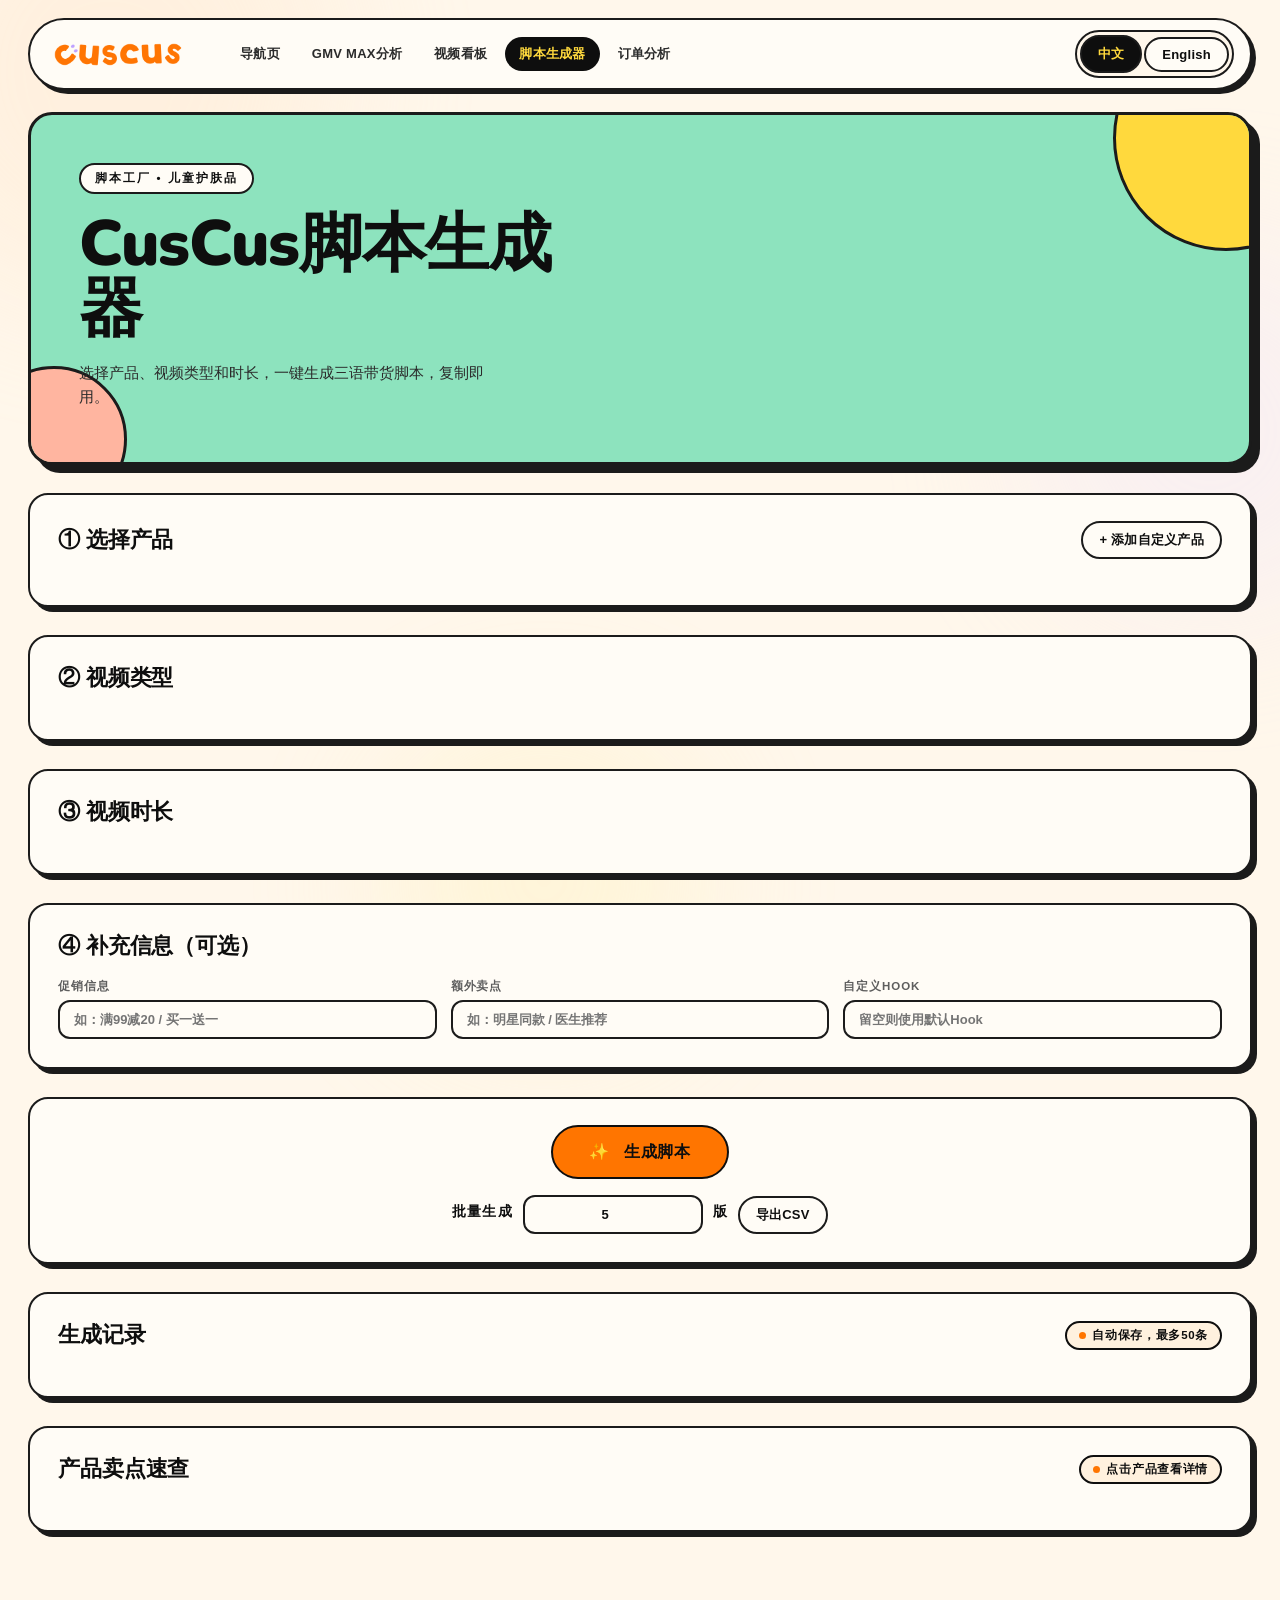
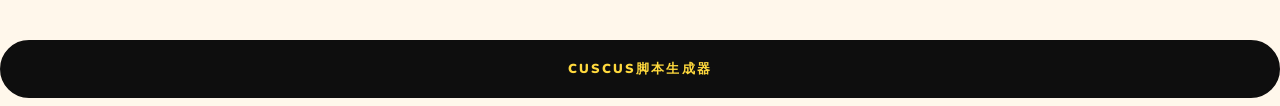
<file: gmvmax--main/script.html>
<!doctype html>
<html lang="zh-CN">
<head>
  <meta charset="utf-8" />
  <meta name="viewport" content="width=device-width, initial-scale=1" />
  <meta name="author" content="杨浩" />
  <title data-i18n="script.title">CusCus · 脚本生成器</title>
  <link rel="icon" type="image/png" href="assets/logo-vertical.png" />
  <link rel="preconnect" href="https://fonts.googleapis.com">
  <link rel="preconnect" href="https://fonts.gstatic.com" crossorigin>
  <link href="https://fonts.googleapis.com/css2?family=Nunito:wght@700;800;900&display=swap" rel="stylesheet">
  <link rel="stylesheet" href="styles-brand.css" />
</head>
<body data-tool="script">
  <div class="bg-orb orb-1"></div>
  <div class="bg-orb orb-2"></div>
  <div class="bg-orb orb-3"></div>

  <main class="app">
    <nav class="top-nav">
      <a class="brand" href="index.html" data-i18n="common.brand" aria-label="CusCus 工作台"></a>
      <div class="nav-links">
        <a href="index.html" data-i18n="common.nav.home">导航页</a>
        <a href="gmv.html" data-i18n="common.nav.gmv">GMV MAX</a>
        <a href="video.html" data-i18n="common.nav.video">视频看板</a>
        <a href="script.html" class="active" aria-current="page" data-i18n="common.nav.script">脚本生成</a>
        <a href="order.html" data-i18n="common.nav.order">订单分析</a>
      </div>
      <div class="lang-switch">
        <button class="ghost" data-lang="zh" data-i18n="common.lang.zh">中文</button>
        <button class="ghost" data-lang="en" data-i18n="common.lang.en">English</button>
      </div>
    </nav>

    <header class="hero" style="grid-template-columns:1fr">
      <div>
        <p class="eyebrow" data-i18n="script.eyebrow">脚本工厂 • 儿童护肤品</p>
        <h1 data-i18n="script.h1">CusCus脚本生成器</h1>
        <p class="sub" data-i18n="script.sub">选择产品、视频类型和时长，一键生成三语带货脚本，复制即用。</p>
      </div>
    </header>

    <!-- Step 1: 选产品 -->
    <section class="section">
      <div class="section-header">
        <h2 data-i18n="script.step1">① 选择产品</h2>
        <button class="ghost" id="addProductBtn" data-i18n="script.add_product">+ 添加自定义产品</button>
      </div>
      <div class="product-grid" id="productGrid"></div>
    </section>

    <!-- Step 2: 视频类型 -->
    <section class="section">
      <div class="section-header"><h2 data-i18n="script.step2">② 视频类型</h2></div>
      <div class="option-row" id="videoTypeRow"></div>
    </section>

    <!-- Step 3: 时长 -->
    <section class="section">
      <div class="section-header"><h2 data-i18n="script.step3">③ 视频时长</h2></div>
      <div class="option-row" id="durationRow"></div>
    </section>

    <!-- Step 4: 自定义输入 -->
    <section class="section">
      <div class="section-header"><h2 data-i18n="script.step4">④ 补充信息（可选）</h2></div>
      <div class="custom-inputs">
        <div class="input-group">
          <label data-i18n="script.promo_label">促销信息</label>
          <input type="text" id="promoInput" class="search" data-i18n-placeholder="script.promo_placeholder" placeholder="如：满99减20 / 买一送一" />
        </div>
        <div class="input-group">
          <label data-i18n="script.extra_label">额外卖点</label>
          <input type="text" id="extraInput" class="search" data-i18n-placeholder="script.extra_placeholder" placeholder="如：明星同款 / 医生推荐" />
        </div>
        <div class="input-group">
          <label data-i18n="script.hook_label">自定义Hook</label>
          <input type="text" id="hookInput" class="search" data-i18n-placeholder="script.hook_placeholder" placeholder="留空则使用默认Hook" />
        </div>
      </div>
    </section>

    <!-- Generate + Batch -->
    <section class="section center" style="flex-direction:column;gap:16px;display:flex;align-items:center">
      <button class="upload-btn gen-btn" id="generateBtn" data-i18n="script.generate">生成脚本</button>
      <div class="batch-row">
        <label data-i18n="script.batch_label" style="color:var(--muted);font-size:0.85rem">批量生成</label>
        <input type="number" id="batchCount" class="search" value="5" min="1" max="30" style="width:60px;text-align:center" />
        <label style="color:var(--muted);font-size:0.85rem" data-i18n="script.batch_unit">版</label>
        <button class="ghost" id="batchExportBtn" data-i18n="script.batch_export">导出CSV</button>
      </div>
    </section>

    <!-- Output -->
    <section class="section" id="outputSection" style="display:none">
      <div class="section-header">
        <h2 data-i18n="script.output">生成结果</h2>
        <div class="section-actions">
          <div class="lang-tabs">
            <button class="ghost tab-btn active" data-tab="zh">中文</button>
            <button class="ghost tab-btn" data-tab="en">English</button>
            <button class="ghost tab-btn" data-tab="id">Bahasa</button>
          </div>
        </div>
      </div>
      <div class="script-output-card">
        <div class="script-meta" id="scriptMeta"></div>
        <div class="script-body" id="scriptBody"></div>
        <div class="script-actions">
          <button class="ghost copy-btn" id="copyBtn" data-i18n="script.copy">复制脚本</button>
          <button class="ghost" id="regenerateBtn" data-i18n="script.regenerate">换一版</button>
        </div>
      </div>
    </section>

    <!-- History -->
    <section class="section">
      <div class="section-header">
        <h2 data-i18n="script.history">生成记录</h2>
        <span class="pill" data-i18n="script.history_pill">自动保存，最多50条</span>
      </div>
      <div class="history-panel" id="historyPanel"></div>
    </section>

    <!-- 产品卖点速查 -->
    <section class="section">
      <div class="section-header">
        <h2 data-i18n="script.ref">产品卖点速查</h2>
        <span class="pill" data-i18n="script.ref_pill">点击产品查看详情</span>
      </div>
      <div class="ref-card" id="refCard" style="display:none"></div>
    </section>
  </main>

  <footer class="footer" data-i18n="script.footer">CusCus脚本生成器</footer>
  <button class="back-to-top" id="btt" title="↑">↑</button>

  <script src="i18n.js"></script>
  <script src="script-gen.js"></script>
  <script>
    (function () {
      var title = '%c✦ Shining Kids By CusCus ✦';
      var line  = '%c  design & build · 杨浩 · 2026  ';
      var hint  = '%cchildren’s skin care · internal workstation';
      var s1 = [
        'background:#FF7500',
        'color:#0E0E0E',
        'font:900 22px/1.6 Nunito,PingFang SC,sans-serif',
        'padding:10px 18px',
        'border-radius:999px',
        'border:3px solid #0E0E0E'
      ].join(';');
      var s2 = [
        'background:#0E0E0E',
        'color:#FFD93D',
        'font:800 13px/1.8 Nunito,PingFang SC,monospace',
        'padding:6px 14px',
        'border-radius:999px',
        'letter-spacing:0.12em',
        'margin-top:6px'
      ].join(';');
      var s3 = [
        'color:#9A7BE8',
        'font:600 11px/1.6 PingFang SC,sans-serif',
        'letter-spacing:0.1em',
        'margin-top:4px'
      ].join(';');
      console.log(title + '\n' + line + '\n' + hint, s1, s2, s3);
    })();
  </script>
</body>
</html>
</file>
<file: styles-brand.css>
/* ============================================================
   CusCus 工作台 · Brand V3.1（playful + bold）
   儿童护肤 × 运营中台 的 tone：活泼 / 饱和 / 大字 / 有温度
   ------------------------------------------------------------
   design & build · Yann · 2026
   ============================================================ */

:root {
  /* 品牌主色 */
  --orange:        #FF7500;
  --orange-hot:    #FF5A1F;
  --orange-deep:   #E65E00;
  --orange-soft:   #FFE4C7;
  --orange-cream:  #FFF1DE;

  --purple:        #CDB1FF;
  --purple-deep:   #9A7BE8;
  --purple-soft:   #EEE3FF;

  /* 拓展色（童趣延伸，不冲淡品牌） */
  --mint:          #8DE3BE;
  --mint-deep:     #2FB985;
  --mint-soft:     #D8F6E8;

  --sun:           #FFD93D;
  --sun-deep:      #E8B000;
  --sun-soft:      #FFF1B3;

  --peach:         #FFB5A0;
  --peach-deep:    #F27A5C;
  --peach-soft:    #FFE1D6;

  --sky:           #B8DCFF;

  /* 中性 */
  --ink:           #0E0E0E;
  --ink-2:         #2B2B2B;
  --ink-3:         #5E5E5E;
  --ink-4:         #A0A0A0;

  --cream:         #FFF7EB;    /* 暖色页面底 */
  --paper:         #FFFCF6;
  --line:          #1B1B1B;    /* 边框用实黑，更有冲击 */
  --line-soft:     #EEE5D6;

  --font-display:  "Nunito", "PingFang SC", "苹方",
                   -apple-system, BlinkMacSystemFont, sans-serif;
  --font-sans:     "PingFang SC", "苹方", -apple-system, BlinkMacSystemFont,
                   "Helvetica Neue", "Noto Sans SC", sans-serif;
}

* { box-sizing: border-box; }
html, body { margin: 0; padding: 0; }

body {
  font-family: var(--font-sans);
  background: var(--cream);
  color: var(--ink);
  -webkit-font-smoothing: antialiased;
  min-height: 100vh;
  overflow-x: hidden;
}

a { color: inherit; text-decoration: none; }
button { font-family: inherit; cursor: pointer; }

/* ───────── 最外层 ───────── */

.page {
  max-width: 1480px;
  margin: 0 auto;
  padding: 20px 28px 28px;
}

/* ───────── 顶部细条 ───────── */

.topbar {
  display: flex;
  justify-content: space-between;
  align-items: center;
  padding: 6px 14px;
  border: 2px solid var(--line);
  border-radius: 999px;
  background: var(--paper);
  font-size: 12px;
  letter-spacing: 0.08em;
  text-transform: uppercase;
  font-weight: 600;
}

.topbar .left { display: inline-flex; align-items: center; gap: 10px; }
.topbar .dot {
  width: 10px; height: 10px; border-radius: 50%; background: var(--orange);
  box-shadow: 0 0 0 3px var(--orange-soft);
}
.topbar .right { display: inline-flex; gap: 14px; color: var(--ink-3); font-weight: 500; }
.topbar .right .sep { color: var(--ink-4); }

/* ───────── HERO（橙底 + 黑 logo，最有冲击那一块） ───────── */

.hero {
  position: relative;
  margin-top: 18px;
  padding: 64px 64px 72px;
  background: var(--orange);
  border: 3px solid var(--line);
  border-radius: 28px;
  box-shadow: 10px 10px 0 var(--line);
  overflow: hidden;
  isolation: isolate;
}

/* 装饰形状 */
.hero::before,
.hero::after {
  content: "";
  position: absolute;
  border-radius: 50%;
  z-index: 0;
}
.hero::before {
  width: 340px; height: 340px;
  background: var(--purple);
  right: -110px; top: -120px;
  border: 3px solid var(--line);
}
.hero::after {
  width: 180px; height: 180px;
  background: var(--sun);
  left: -60px; bottom: -70px;
  border: 3px solid var(--line);
}

.hero-inner { position: relative; z-index: 2; }

.hero-main {
  display: flex;
  flex-direction: column;
  min-width: 0;
  max-width: 980px;
}

.hero-top {
  display: flex;
  justify-content: space-between;
  align-items: center;
  gap: 24px;
  margin-bottom: 48px;
}

.lang-switch {
  display: inline-flex;
  padding: 4px;
  border: 2px solid var(--line);
  border-radius: 999px;
  background: var(--paper);
}
.lang-switch button {
  appearance: none;
  border: 0;
  background: transparent;
  color: var(--ink-3);
  font-size: 12.5px;
  font-weight: 700;
  padding: 7px 16px;
  border-radius: 999px;
  letter-spacing: 0.04em;
  transition: all .2s ease;
}
.lang-switch button.active {
  background: var(--ink);
  color: var(--sun);
}

.hero-eyebrow {
  display: inline-flex;
  align-items: center;
  gap: 10px;
  font-size: 12px;
  letter-spacing: 0.22em;
  text-transform: uppercase;
  font-weight: 700;
  color: var(--ink);
  padding: 6px 14px;
  background: var(--paper);
  border: 2px solid var(--line);
  border-radius: 999px;
}
.hero-eyebrow .pulse {
  width: 8px; height: 8px; border-radius: 50%;
  background: var(--orange-hot);
  box-shadow: 0 0 0 0 rgba(255,90,31,0.6);
  animation: pulse 1.6s infinite;
}
@keyframes pulse {
  0%   { box-shadow: 0 0 0 0 rgba(14,14,14,0.55); }
  70%  { box-shadow: 0 0 0 10px rgba(14,14,14,0);   }
  100% { box-shadow: 0 0 0 0 rgba(14,14,14,0);     }
}

/* Logo 大图 */
.hero-logo {
  display: block;
  max-width: min(520px, 72%);
  height: auto;
  margin: 8px 0 28px;
  position: relative;
}
.hero-logo img { display: block; width: 100%; height: auto; }

.hero-kicker {
  font-size: 13px;
  line-height: 1.4;
  letter-spacing: 0.12em;
  text-transform: uppercase;
  font-weight: 800;
  color: rgba(14, 14, 14, 0.72);
  margin-bottom: 14px;
}

/* 大标语 */
.hero h1 {
  margin: 0;
  font-family: var(--font-display);
  font-weight: 900;
  font-size: clamp(38px, 5vw, 68px);
  line-height: 1.02;
  letter-spacing: 0;
  color: var(--ink);
  max-width: 10ch;
}

.hero-sub {
  margin-top: 18px;
  max-width: 42rem;
  font-size: 18px;
  font-weight: 600;
  line-height: 1.7;
  color: rgba(14, 14, 14, 0.84);
}

/* 小徽章拼条 */
.chip-row {
  margin-top: 36px;
  display: flex;
  flex-wrap: wrap;
  gap: 10px;
}
.chip {
  display: inline-flex;
  align-items: center;
  gap: 8px;
  padding: 8px 14px;
  background: var(--paper);
  color: var(--ink);
  border: 2px solid var(--ink);
  border-radius: 999px;
  font-size: 12.5px;
  font-weight: 700;
  letter-spacing: 0.05em;
}
.chip .k { color: var(--orange-deep); }
.chip.c-purple { background: var(--purple-soft); }
.chip.c-mint   { background: var(--mint-soft); }
.chip.c-sun    { background: var(--sun-soft); }

/* ───────── 横向滚动 slogan 条 ───────── */

.marquee {
  margin: 28px 0;
  padding: 18px 0;
  background: var(--ink);
  color: var(--sun);
  border-radius: 999px;
  overflow: hidden;
  border: 3px solid var(--line);
  box-shadow: 6px 6px 0 var(--line);
}
.marquee-track {
  display: flex;
  gap: 48px;
  white-space: nowrap;
  animation: slide 22s linear infinite;
  will-change: transform;
  padding-left: 48px;
}
.marquee span {
  font-family: var(--font-display);
  font-weight: 800;
  font-size: 18px;
  letter-spacing: 0.08em;
  text-transform: uppercase;
}
.marquee .star { color: var(--orange); margin: 0 14px; }
.marquee .heart { color: var(--peach); margin: 0 14px; }
@keyframes slide {
  from { transform: translateX(0); }
  to   { transform: translateX(-50%); }
}

/* ───────── 模块区标题 ───────── */

.section-head {
  display: flex;
  align-items: flex-end;
  justify-content: space-between;
  padding: 28px 4px 20px;
  gap: 24px;
}
.section-head .eyebrow {
  font-size: 12px;
  letter-spacing: 0.24em;
  text-transform: uppercase;
  font-weight: 700;
  color: var(--ink-3);
}
.section-head h2 {
  margin: 4px 0 0;
  font-family: var(--font-display);
  font-weight: 900;
  font-size: 44px;
  line-height: 1;
  letter-spacing: -0.01em;
}
.section-head h2 em {
  font-style: normal;
  color: var(--orange);
  background: linear-gradient(180deg, transparent 60%, var(--sun) 60%);
}
.section-head .count {
  font-family: var(--font-display);
  font-weight: 900;
  font-size: 20px;
  padding: 8px 16px;
  border: 2.5px solid var(--ink);
  border-radius: 999px;
  background: var(--paper);
  letter-spacing: 0.04em;
}

/* ───────── 4 张模块卡 ───────── */

.grid {
  display: grid;
  grid-template-columns: repeat(2, 1fr);
  gap: 20px;
}

.tool {
  position: relative;
  display: flex;
  flex-direction: column;
  padding: 36px 34px 30px;
  min-height: 320px;
  background: var(--paper);
  border: 3px solid var(--line);
  border-radius: 24px;
  box-shadow: 7px 7px 0 var(--line);
  overflow: hidden;
  transition: transform .25s ease, box-shadow .25s ease;
  isolation: isolate;
}
.tool:hover {
  transform: translate(-3px, -3px);
  box-shadow: 12px 12px 0 var(--line);
}
.tool:active {
  transform: translate(3px, 3px);
  box-shadow: 2px 2px 0 var(--line);
}

.tool .blob {
  position: absolute;
  border-radius: 50%;
  z-index: 0;
}
.tool .blob-1 {
  width: 260px; height: 260px;
  right: -80px; top: -80px;
  border: 3px solid var(--line);
}
.tool .blob-2 {
  width: 120px; height: 120px;
  left: -30px; bottom: -30px;
  border: 3px solid var(--line);
}

.tool-index {
  position: relative; z-index: 1;
  font-family: var(--font-display);
  font-weight: 900;
  font-size: 52px;
  line-height: 1;
  color: var(--ink);
  letter-spacing: -0.03em;
  -webkit-text-stroke: 0;
}
.tool-index small {
  font-size: 14px;
  vertical-align: super;
  font-weight: 700;
  color: var(--ink-3);
  margin-left: 2px;
}

.tool-tag {
  position: relative; z-index: 1;
  margin-top: 10px;
  display: inline-flex;
  align-items: center;
  gap: 8px;
  padding: 6px 14px;
  background: var(--paper);
  border: 2px solid var(--ink);
  border-radius: 999px;
  font-size: 11.5px;
  font-weight: 800;
  letter-spacing: 0.22em;
  text-transform: uppercase;
  width: fit-content;
}

.tool h3 {
  position: relative; z-index: 1;
  margin: 22px 0 10px;
  font-family: var(--font-display);
  font-weight: 900;
  font-size: 28px;
  line-height: 1.15;
  letter-spacing: -0.005em;
  color: var(--ink);
}
.tool p {
  position: relative; z-index: 1;
  margin: 0;
  font-size: 14px;
  line-height: 1.65;
  color: var(--ink-2);
  flex: 1;
  max-width: 42ch;
}

.tool-foot {
  position: relative; z-index: 1;
  display: flex;
  align-items: center;
  justify-content: space-between;
  margin-top: 26px;
}
.tool-cta {
  display: inline-flex;
  align-items: center;
  gap: 10px;
  font-family: var(--font-display);
  font-weight: 900;
  font-size: 15px;
  color: var(--ink);
  letter-spacing: 0.01em;
}
.tool-cta .arrow {
  display: inline-flex;
  align-items: center; justify-content: center;
  width: 32px; height: 32px;
  border-radius: 50%;
  border: 2.5px solid var(--ink);
  background: var(--paper);
  transition: transform .25s ease, background .25s ease;
}
.tool:hover .tool-cta .arrow { transform: translateX(6px) rotate(-8deg); background: var(--ink); color: var(--sun); }

.tool-meta {
  font-size: 10.5px;
  font-weight: 800;
  letter-spacing: 0.22em;
  text-transform: uppercase;
  color: var(--ink);
  background: var(--paper);
  border: 2px solid var(--ink);
  padding: 5px 10px;
  border-radius: 999px;
}

/* 各卡色彩主题 */
.tool.t-orange { background: var(--orange); }
.tool.t-orange .blob-1 { background: var(--sun); }
.tool.t-orange .blob-2 { background: var(--purple); }

.tool.t-purple { background: var(--purple); }
.tool.t-purple .blob-1 { background: var(--orange); }
.tool.t-purple .blob-2 { background: var(--mint); }

.tool.t-mint   { background: var(--mint); }
.tool.t-mint .blob-1 { background: var(--sun); }
.tool.t-mint .blob-2 { background: var(--peach); }

.tool.t-peach  { background: var(--peach); }
.tool.t-peach .blob-1 { background: var(--purple); }
.tool.t-peach .blob-2 { background: var(--mint); }

.tool.t-sun    { background: var(--sun); }
.tool.t-sun .blob-1 { background: var(--orange); }
.tool.t-sun .blob-2 { background: var(--peach); }

/* ───────── 底部：品牌锁定条 ───────── */

.brand-foot {
  margin: 36px 0 0;
  padding: 28px 28px;
  background: var(--ink);
  color: var(--paper);
  border: 3px solid var(--ink);
  border-radius: 24px;
  display: grid;
  grid-template-columns: auto 1fr auto;
  gap: 32px;
  align-items: center;
}
.brand-foot img { height: 36px; width: auto; display: block; }
.brand-foot .tag {
  font-family: var(--font-display);
  font-weight: 900;
  font-size: 18px;
  letter-spacing: 0.06em;
  color: var(--sun);
}
.brand-foot .copy {
  font-size: 12px;
  letter-spacing: 0.22em;
  text-transform: uppercase;
  color: var(--ink-4);
  text-align: right;
}

/* ───────── 响应式 ───────── */

@media (max-width: 1040px) {
  .hero { padding: 44px 40px 52px; }
  .hero-logo { max-width: 88%; }
  .grid { grid-template-columns: 1fr; }
  .section-head h2 { font-size: 36px; }
}
@media (max-width: 640px) {
  .page { padding: 14px 14px 20px; }
  .hero { padding: 32px 24px 40px; border-radius: 20px; }
  .hero-top { flex-direction: column; align-items: flex-start; gap: 14px; }
  .topbar { flex-wrap: wrap; gap: 8px; padding: 8px 12px; border-radius: 18px; }
  .topbar .right { gap: 6px; }
  .hero-sub { font-size: 16px; }
  .tool { padding: 28px 22px 22px; border-radius: 20px; }
  .tool-index { font-size: 44px; }
  .tool h3 { font-size: 22px; }
  .brand-foot { grid-template-columns: 1fr; text-align: left; }
  .brand-foot .copy { text-align: left; }
  .marquee span { font-size: 16px; }
}

/* ============================================================
   工具页通用组件（gmv / video / script / order）
   旧 .app/.section/.hero/... 全部在此重定义为品牌风格
   ============================================================ */

/* ───── 工具页外壳 ───── */
.app {
  max-width: 1480px;
  margin: 0 auto;
  padding: 18px 28px 48px;
  position: relative;
  z-index: 1;
}

/* 旧装饰 orb 改成品牌色软斑 */
.bg-orb {
  position: fixed;
  border-radius: 50%;
  filter: blur(70px);
  opacity: 0.32;
  z-index: 0;
  pointer-events: none;
}
.orb-1 { width: 460px; height: 460px; background: var(--orange-soft); top: -160px; left: -120px; }
.orb-2 { width: 380px; height: 380px; background: var(--purple-soft); top: 240px; right: -120px; }
.orb-3 { width: 320px; height: 320px; background: var(--sun-soft); bottom: -140px; left: 30%; }

/* ───── Top nav（工具页：logo + 链接 + 语言 + 货币） ───── */
.top-nav {
  display: flex;
  align-items: center;
  gap: 18px;
  padding: 10px 16px;
  background: var(--paper);
  border: 2.5px solid var(--line);
  border-radius: 999px;
  box-shadow: 4px 4px 0 var(--line);
  margin-bottom: 22px;
  flex-wrap: wrap;
}
.top-nav .brand {
  display: inline-flex;
  align-items: center;
  gap: 12px;
  padding: 4px 12px 4px 6px;
  font: 0/0 a;             /* 隐藏文字 fallback */
}
.top-nav .brand::before {
  content: "";
  display: inline-block;
  width: 132px;
  height: 32px;
  background: url("assets/logo-horizontal.png") left center / contain no-repeat;
}
.top-nav .nav-links {
  display: inline-flex;
  gap: 4px;
  flex: 1;
  flex-wrap: wrap;
}
.top-nav .nav-controls {
  display: inline-flex;
  align-items: center;
  gap: 10px;
  flex-wrap: wrap;
}
.top-nav .nav-links a {
  display: inline-flex;
  align-items: center;
  padding: 8px 14px;
  font-size: 13px;
  font-weight: 700;
  color: var(--ink-2);
  border-radius: 999px;
  transition: all .18s ease;
  letter-spacing: 0.02em;
}
.top-nav .nav-links a:hover { background: var(--orange-cream); color: var(--ink); }
.top-nav .nav-links a.active,
.top-nav .nav-links a[aria-current="page"] {
  background: var(--ink);
  color: var(--sun);
}
.top-nav .lang-switch,
.top-nav .currency-switch {
  display: inline-flex;
  align-items: center;
  gap: 2px;
  padding: 3px;
  border: 2px solid var(--line);
  border-radius: 999px;
  background: var(--cream);
}
.top-nav .currency-label {
  font-size: 11px;
  font-weight: 700;
  letter-spacing: 0.18em;
  text-transform: uppercase;
  color: var(--ink-3);
  padding: 0 8px 0 4px;
}
.top-nav .ghost {
  appearance: none;
  border: 0;
  background: transparent;
  color: var(--ink-3);
  font-size: 12px;
  font-weight: 800;
  padding: 6px 12px;
  border-radius: 999px;
  letter-spacing: 0.04em;
  transition: all .15s ease;
}
.top-nav .ghost:hover { color: var(--ink); }
.top-nav .ghost.active { background: var(--ink); color: var(--sun); }

@media (max-width: 960px) {
  .top-nav .nav-controls {
    width: 100%;
    justify-content: flex-end;
  }
}

/* ───── 工具页 Hero ───── */
.app > .hero {
  position: relative;
  display: grid;
  grid-template-columns: 1.4fr 1fr;
  gap: 40px;
  padding: 48px 48px 52px;
  background: var(--orange);
  border: 3px solid var(--line);
  border-radius: 24px;
  box-shadow: 8px 8px 0 var(--line);
  margin-bottom: 28px;
  align-items: center;
  overflow: hidden;
  isolation: isolate;
}
.app > .hero::before,
.app > .hero::after {
  content: "";
  position: absolute;
  border-radius: 50%;
  border: 3px solid var(--line);
  z-index: 0;
}
.app > .hero::before {
  width: 220px; height: 220px;
  background: var(--purple);
  right: -90px; top: -90px;
}
.app > .hero::after {
  width: 140px; height: 140px;
  background: var(--sun);
  left: -50px; bottom: -50px;
}
.app > .hero > * { position: relative; z-index: 1; }

/* 各工具页 hero 主色 */
body[data-tool="video"]  .app > .hero { background: var(--purple); }
body[data-tool="video"]  .app > .hero::before { background: var(--orange); }
body[data-tool="video"]  .app > .hero::after  { background: var(--mint); }
body[data-tool="script"] .app > .hero { background: var(--mint); }
body[data-tool="script"] .app > .hero::before { background: var(--sun); }
body[data-tool="script"] .app > .hero::after  { background: var(--peach); }
body[data-tool="order"]  .app > .hero { background: var(--peach); }
body[data-tool="order"]  .app > .hero::before { background: var(--purple); }
body[data-tool="order"]  .app > .hero::after  { background: var(--sun); }

.app > .hero .eyebrow {
  display: inline-flex;
  align-items: center;
  gap: 8px;
  padding: 6px 14px;
  background: var(--paper);
  border: 2px solid var(--line);
  border-radius: 999px;
  font-size: 11.5px;
  font-weight: 800;
  letter-spacing: 0.18em;
  text-transform: uppercase;
  color: var(--ink);
  margin: 0 0 18px;
  width: fit-content;
}
.app > .hero h1 {
  font-family: var(--font-display);
  font-weight: 900;
  font-size: clamp(36px, 5vw, 64px);
  line-height: 1.02;
  letter-spacing: -0.015em;
  color: var(--ink);
  margin: 0 0 18px;
  max-width: 14ch;
}
.app > .hero .sub {
  font-size: 15px;
  line-height: 1.65;
  color: var(--ink-2);
  font-weight: 500;
  max-width: 50ch;
  margin: 0;
}

/* 上传卡（hero 右侧） */
.upload-card {
  background: var(--paper);
  border: 3px solid var(--line);
  border-radius: 18px;
  box-shadow: 5px 5px 0 var(--line);
  padding: 22px 22px 20px;
}
.upload-title {
  font-family: var(--font-display);
  font-weight: 900;
  font-size: 18px;
  margin-bottom: 14px;
  color: var(--ink);
  display: inline-flex;
  align-items: center;
  gap: 10px;
}
.upload-title::before {
  content: "📥";
  font-size: 22px;
}
.upload-btn {
  display: inline-flex;
  align-items: center;
  justify-content: center;
  gap: 8px;
  padding: 12px 20px;
  background: var(--ink);
  color: var(--sun);
  border: 2.5px solid var(--ink);
  border-radius: 999px;
  font-weight: 800;
  font-size: 14px;
  letter-spacing: 0.04em;
  cursor: pointer;
  transition: transform .18s ease, box-shadow .18s ease;
  width: 100%;
}
.upload-btn:hover { transform: translate(-2px, -2px); box-shadow: 4px 4px 0 var(--line); }
.upload-btn:active { transform: translate(2px, 2px); box-shadow: none; }
.upload-btn input[type="file"] { display: none; }
.upload-hint {
  margin-top: 10px;
  font-size: 12px;
  color: var(--ink-3);
  text-align: center;
  letter-spacing: 0.02em;
}
.upload-meta {
  margin-top: 10px;
  padding: 8px 12px;
  background: var(--cream);
  border: 2px dashed var(--line-soft);
  border-radius: 12px;
  font-size: 12px;
  color: var(--ink-2);
  text-align: center;
  font-weight: 600;
}

/* ───── 段落 / section ───── */
.app .section {
  margin-bottom: 28px;
  padding: 26px 28px 28px;
  background: var(--paper);
  border: 2.5px solid var(--line);
  border-radius: 20px;
  box-shadow: 5px 5px 0 var(--line);
  position: relative;
}
.app .section.help {
  background: var(--orange-cream);
}
.app .section.help h2::before { content: "ⓘ "; color: var(--orange-deep); }

.app .section .section-header {
  display: flex;
  justify-content: space-between;
  align-items: center;
  gap: 16px;
  margin-bottom: 18px;
  flex-wrap: wrap;
}
.app .section h2 {
  font-family: var(--font-display);
  font-weight: 900;
  font-size: 22px;
  letter-spacing: -0.005em;
  margin: 0;
  color: var(--ink);
}
.app .section p {
  color: var(--ink-2);
  font-size: 14px;
  line-height: 1.7;
  margin: 6px 0 0;
}
.app .section .section-actions {
  display: inline-flex;
  align-items: center;
  gap: 10px;
  flex-wrap: wrap;
}
.inline-label {
  font-size: 12px;
  font-weight: 700;
  letter-spacing: 0.06em;
  text-transform: uppercase;
  color: var(--ink-3);
}

/* pill 状态徽章 */
.pill {
  display: inline-flex;
  align-items: center;
  gap: 6px;
  padding: 5px 12px;
  background: var(--orange-cream);
  border: 2px solid var(--ink);
  border-radius: 999px;
  font-size: 11.5px;
  font-weight: 800;
  letter-spacing: 0.06em;
  color: var(--ink);
  white-space: nowrap;
}
.pill::before {
  content: "";
  width: 7px; height: 7px; border-radius: 50%;
  background: var(--orange);
}
.pill.ok { background: var(--mint-soft); }
.pill.ok::before { background: var(--mint-deep); }
.pill.warn { background: var(--sun-soft); }
.pill.warn::before { background: var(--sun-deep); }

/* ───── 通用按钮 / 输入 ───── */
.app .ghost {
  appearance: none;
  background: var(--paper);
  border: 2.5px solid var(--line);
  border-radius: 999px;
  padding: 8px 16px;
  font-size: 13px;
  font-weight: 800;
  color: var(--ink);
  letter-spacing: 0.02em;
  cursor: pointer;
  transition: transform .15s ease, box-shadow .15s ease, background .15s ease;
}
.app .ghost:hover {
  transform: translate(-2px, -2px);
  box-shadow: 3px 3px 0 var(--line);
  background: var(--orange-cream);
}
.app .ghost:active { transform: translate(1px, 1px); box-shadow: none; }
.app .ghost.active { background: var(--ink); color: var(--sun); }

.app .search,
.app .select,
.app input[type="date"],
.app input[type="number"],
.app input[type="text"]:not([class]) {
  appearance: none;
  background: var(--paper);
  border: 2px solid var(--line);
  border-radius: 12px;
  padding: 10px 14px;
  font-size: 13px;
  font-family: inherit;
  color: var(--ink);
  font-weight: 600;
  outline: none;
  transition: border-color .15s ease, box-shadow .15s ease;
  min-width: 180px;
}
.app .search:focus,
.app .select:focus,
.app input[type="date"]:focus,
.app input[type="number"]:focus {
  border-color: var(--orange);
  box-shadow: 0 0 0 3px var(--orange-soft);
}
.app .select {
  background-image: url("data:image/svg+xml;utf8,<svg xmlns='http://www.w3.org/2000/svg' width='12' height='8' viewBox='0 0 12 8'><path d='M1 1l5 5 5-5' stroke='%230E0E0E' stroke-width='2' fill='none' stroke-linecap='round'/></svg>");
  background-repeat: no-repeat;
  background-position: right 14px center;
  padding-right: 36px;
}
.app label {
  display: block;
  margin-bottom: 6px;
  font-size: 11.5px;
  font-weight: 800;
  letter-spacing: 0.08em;
  text-transform: uppercase;
  color: var(--ink-3);
}

/* ───── KPI grid ───── */
.kpi-grid {
  display: grid;
  grid-template-columns: repeat(auto-fit, minmax(210px, 1fr));
  gap: 14px;
}
.kpi-card {
  position: relative;
  padding: 18px 18px 16px;
  background: var(--cream);
  border: 2.5px solid var(--line);
  border-radius: 16px;
  transition: transform .2s ease, box-shadow .2s ease, background .2s ease;
  overflow: hidden;
}
.kpi-card::before {
  content: "";
  position: absolute;
  left: 0; top: 0; bottom: 0;
  width: 4px;
  background: var(--orange);
}
.kpi-card:nth-child(4n+2)::before { background: var(--purple-deep); }
.kpi-card:nth-child(4n+3)::before { background: var(--mint-deep); }
.kpi-card:nth-child(4n+4)::before { background: var(--peach-deep); }
.kpi-card:hover { transform: translate(-2px, -2px); box-shadow: 4px 4px 0 var(--line); background: var(--paper); }
.kpi-title {
  font-size: 11.5px;
  font-weight: 800;
  letter-spacing: 0.12em;
  text-transform: uppercase;
  color: var(--ink-3);
  margin-bottom: 8px;
}
.kpi-value {
  font-family: var(--font-display);
  font-weight: 900;
  font-size: 28px;
  line-height: 1.05;
  letter-spacing: -0.01em;
  color: var(--ink);
}
.kpi-note {
  margin-top: 6px;
  font-size: 12px;
  color: var(--ink-3);
  font-weight: 600;
}

/* ───── Charts ───── */
.chart-grid {
  display: grid;
  grid-template-columns: repeat(auto-fit, minmax(340px, 1fr));
  gap: 14px;
}
.chart-card,
.chart-box {
  background: var(--cream);
  border: 2.5px solid var(--line);
  border-radius: 16px;
  padding: 18px 18px 16px;
}
.chart-title,
.agg-title,
.table-title {
  font-family: var(--font-display);
  font-weight: 900;
  font-size: 15px;
  letter-spacing: 0.01em;
  color: var(--ink);
  margin-bottom: 12px;
  display: inline-flex;
  align-items: center;
  gap: 8px;
}
.chart-title::before,
.agg-title::before,
.table-title::before {
  content: "";
  width: 8px; height: 8px; border-radius: 50%;
  background: var(--orange);
}
.chart-card canvas,
.chart-box canvas { width: 100% !important; max-height: 280px; }
.chart-tall canvas { max-height: 320px; }
.chart-short canvas { max-height: 220px; }

/* ───── Aggregate cards ───── */
.aggregate-grid {
  display: grid;
  grid-template-columns: repeat(auto-fit, minmax(320px, 1fr));
  gap: 14px;
}
.agg-card {
  background: var(--cream);
  border: 2.5px solid var(--line);
  border-radius: 16px;
  padding: 18px 18px 16px;
}
.agg-wide { grid-column: span 2; }
.agg-full { grid-column: 1 / -1; }
@media (max-width: 900px) {
  .agg-wide { grid-column: span 1; }
}

/* ───── 数据表 ───── */
.table-wrap {
  background: var(--cream);
  border: 2.5px solid var(--line);
  border-radius: 16px;
  padding: 16px 16px 12px;
}
.data-table,
.order-table {
  width: 100%;
  border-collapse: separate;
  border-spacing: 0;
  font-size: 13px;
}
.data-table thead th,
.order-table thead th {
  text-align: left;
  font-size: 11px;
  font-weight: 800;
  letter-spacing: 0.12em;
  text-transform: uppercase;
  color: var(--ink-3);
  padding: 8px 12px;
  border-bottom: 2px solid var(--line);
  background: var(--paper);
  position: sticky;
  top: 0;
}
.data-table tbody td,
.order-table tbody td {
  padding: 10px 12px;
  border-bottom: 1px solid var(--line-soft);
  color: var(--ink-2);
  font-weight: 600;
}
.data-table tbody tr:hover td,
.order-table tbody tr:hover td { background: var(--orange-cream); color: var(--ink); }
.data-table tbody tr:last-child td,
.order-table tbody tr:last-child td { border-bottom: 0; }
.amount-cell { font-variant-numeric: tabular-nums; font-weight: 800; }
.cancel-rate { color: var(--peach-deep); font-weight: 800; }
.table-container {
  background: var(--cream);
  border: 2.5px solid var(--line);
  border-radius: 16px;
  overflow: auto;
  max-height: 70vh;
}

/* 排名行 — order 产品排行专用 */
.rank-table-wrap { max-height: 360px; overflow: auto; }

/* ───── 视频卡 grid ───── */
.video-grid {
  display: grid;
  grid-template-columns: repeat(auto-fill, minmax(220px, 1fr));
  gap: 14px;
}
.video-card {
  background: var(--cream);
  border: 2.5px solid var(--line);
  border-radius: 16px;
  overflow: hidden;
  transition: transform .2s ease, box-shadow .2s ease;
  display: flex;
  flex-direction: column;
}
.video-card:hover { transform: translate(-2px, -2px); box-shadow: 5px 5px 0 var(--line); }
.video-card .thumb {
  position: relative;
  aspect-ratio: 9 / 16;
  background: var(--cream);
  overflow: hidden;
  border-bottom: 2.5px solid var(--line);
}
.video-card .thumb img {
  width: 100%; height: 100%;
  object-fit: cover;
  display: block;
}
.video-card .thumb.placeholder {
  display: flex; align-items: center; justify-content: center;
  background: var(--orange-cream);
  color: var(--ink-3);
  font-weight: 800;
  font-size: 12px;
}
.video-card .meta { padding: 12px 14px 14px; }
.video-card .title {
  font-size: 13px;
  font-weight: 800;
  color: var(--ink);
  line-height: 1.35;
  margin: 0 0 6px;
  display: -webkit-box;
  -webkit-line-clamp: 2;
  -webkit-box-orient: vertical;
  overflow: hidden;
}
.video-card .sub { font-size: 11.5px; color: var(--ink-3); font-weight: 600; }
.video-card .stats {
  display: flex; flex-wrap: wrap; gap: 6px;
  margin-top: 8px;
  font-size: 11px;
  color: var(--ink-2);
}
.video-card .stats span {
  background: var(--paper);
  border: 1.5px solid var(--line-soft);
  padding: 2px 8px;
  border-radius: 999px;
  font-weight: 700;
}

/* ───── video card body (视频看板) ───── */
.video-body { padding: 14px 16px 16px; display: flex; flex-direction: column; gap: 10px; }

/* 摘要区 */
.video-summary { font-size: 13px; color: var(--ink); line-height: 1.5; }
.vs-headline {
  font-weight: 800; font-size: 13.5px; color: var(--ink);
  display: -webkit-box; -webkit-line-clamp: 2; -webkit-box-orient: vertical; overflow: hidden;
}
.vs-points {
  margin: 6px 0 0; padding-left: 18px;
  font-size: 12px; color: var(--ink-2); line-height: 1.6; font-weight: 600;
}
.vs-points li { margin-bottom: 2px; }
.vs-points .vs-more { color: var(--ink-3); font-style: italic; list-style: none; margin-left: -18px; }
.vs-tags { display: flex; flex-wrap: wrap; gap: 4px; margin-top: 6px; }
.vs-tag {
  font-size: 11px; font-weight: 700; color: var(--purple);
  background: var(--purple-soft, #F0EBFF); padding: 2px 8px;
  border-radius: 999px; border: 1.5px solid var(--purple-line, #D4C8F5);
}

/* 达人 + 日期 */
.video-meta {
  font-size: 12px; font-weight: 700; color: var(--ink-3);
}

/* 数据行 */
.stat-row {
  display: grid; grid-template-columns: 1fr 1fr; gap: 6px;
}
.stat {
  display: flex; flex-direction: column; gap: 1px;
  background: var(--paper); border: 1.5px solid var(--line-soft);
  padding: 6px 10px; border-radius: 10px;
}
.stat span { font-size: 10.5px; color: var(--ink-3); font-weight: 700; }
.stat strong { font-size: 13px; color: var(--ink); font-weight: 900; }

/* 操作按钮 */
.video-actions { display: flex; gap: 8px; margin-top: 2px; }
.open-btn {
  display: inline-flex; align-items: center; gap: 4px;
  padding: 7px 14px; border-radius: 999px; font-size: 12px; font-weight: 900;
  text-decoration: none; cursor: pointer;
  background: var(--purple-deep); color: #fff; border: 2.5px solid var(--ink);
  transition: transform .15s ease, box-shadow .15s ease;
}
.open-btn:hover { transform: translate(-1px, -1px); box-shadow: 3px 3px 0 var(--ink); }
.copy-btn {
  display: inline-flex; align-items: center; gap: 4px;
  padding: 7px 14px; border-radius: 999px; font-size: 12px;
}

/* ───── pagination ───── */
.pagination {
  display: flex;
  align-items: center;
  justify-content: center;
  gap: 6px;
  margin-top: 18px;
  flex-wrap: wrap;
}
.pagination .page-btn {
  appearance: none;
  background: var(--paper);
  border: 2px solid var(--line);
  border-radius: 999px;
  padding: 6px 12px;
  font-size: 12.5px;
  font-weight: 800;
  color: var(--ink);
  cursor: pointer;
  min-width: 34px;
  transition: all .15s ease;
}
.pagination .page-btn:hover { background: var(--orange-cream); }
.pagination .page-btn.active { background: var(--ink); color: var(--sun); }
.pagination .page-ellipsis { padding: 6px 8px; color: var(--ink-3); font-weight: 700; }
.pagination .page-meta { font-size: 12px; color: var(--ink-3); margin: 0 8px; font-weight: 700; }
.pagination .page-jump { display: inline-flex; gap: 6px; align-items: center; }
.pagination input { width: 60px; text-align: center; padding: 5px 8px; }

/* ───── 筛选面板（order） ───── */
.filter-panel {
  background: var(--cream);
  border: 2.5px solid var(--line);
  border-radius: 16px;
  padding: 18px 18px 8px;
}
.filter-row {
  display: grid;
  grid-template-columns: repeat(auto-fit, minmax(200px, 1fr));
  gap: 12px;
  margin-bottom: 12px;
}
.filter-item label { margin-bottom: 6px; }
.filter-item .search,
.filter-item .select { width: 100%; min-width: 0; }
.filter-meta {
  display: flex;
  justify-content: space-between;
  align-items: center;
  margin-top: 12px;
  font-size: 12.5px;
  color: var(--ink-2);
  font-weight: 700;
}

/* ───── 成本页 · 游戏感计算器 ───── */
body[data-tool="cost"] .app > .hero { background: var(--sun); }
body[data-tool="cost"] .app > .hero::before { background: var(--mint); }
body[data-tool="cost"] .app > .hero::after  { background: var(--purple); }

.cost-game {
  background:
    linear-gradient(135deg, rgba(255, 217, 61, 0.36), rgba(141, 227, 190, 0.24)),
    var(--paper);
}

.calc-arena {
  display: grid;
  grid-template-columns: minmax(220px, 320px) 1fr;
  gap: 18px;
  align-items: start;
}

.score-board {
  position: sticky;
  top: 18px;
  display: flex;
  flex-direction: column;
  gap: 8px;
  min-height: 190px;
  padding: 22px;
  background: var(--ink);
  color: var(--paper);
  border: 3px solid var(--line);
  border-radius: 18px;
  box-shadow: 6px 6px 0 var(--orange);
}
.score-label {
  font-size: 11px;
  font-weight: 900;
  letter-spacing: 0.16em;
  color: var(--sun);
}
.score-board strong {
  font-family: var(--font-display);
  font-size: clamp(30px, 4vw, 48px);
  line-height: 1;
  letter-spacing: 0;
  color: var(--sun);
  word-break: break-word;
}
.score-board span:last-child {
  margin-top: auto;
  color: rgba(255, 252, 246, 0.72);
  font-size: 12px;
  font-weight: 700;
}

.calc-rows {
  display: grid;
  gap: 12px;
}
.calc-input-zone {
  display: grid;
  gap: 16px;
}
.calc-group {
  display: grid;
  gap: 10px;
}
.calc-group-head {
  display: flex;
  align-items: baseline;
  justify-content: space-between;
  gap: 12px;
  padding: 0 4px;
}
.calc-group-head strong {
  font-family: var(--font-display);
  font-size: 18px;
  font-weight: 900;
}
.calc-group-head span {
  font-size: 12px;
  font-weight: 800;
  color: var(--ink-3);
}
.calc-line {
  display: grid;
  grid-template-columns: 48px minmax(240px, 1fr) 150px 42px;
  gap: 12px;
  align-items: end;
  padding: 14px;
  background: var(--cream);
  border: 2.5px solid var(--line);
  border-radius: 16px;
  box-shadow: 4px 4px 0 var(--line);
}
.calc-token {
  display: inline-flex;
  align-items: center;
  justify-content: center;
  width: 38px;
  height: 38px;
  border: 2px solid var(--line);
  border-radius: 10px;
  background: var(--orange);
  color: var(--ink);
  font-family: var(--font-display);
  font-size: 16px;
  font-weight: 900;
}
.gift-token {
  background: var(--purple);
}
.calc-field .select,
.calc-field input {
  width: 100%;
  min-width: 0;
  background-color: var(--paper);
}
.calc-qty input {
  text-align: center;
  font-family: var(--font-display);
  font-size: 18px;
  font-weight: 900;
}
.calc-remove {
  width: 38px;
  height: 38px;
  border: 2px solid var(--line);
  border-radius: 50%;
  background: var(--peach);
  color: var(--ink);
  font-size: 24px;
  font-weight: 900;
  line-height: 1;
  cursor: pointer;
}
.calc-remove:disabled {
  opacity: 0.35;
  cursor: not-allowed;
}
.calc-actions {
  grid-column: 2;
  display: flex;
  flex-wrap: wrap;
  gap: 10px;
  margin-top: -4px;
}
.calc-primary {
  background: var(--ink) !important;
  color: var(--sun) !important;
}
.calc-add {
  background: var(--mint-soft) !important;
}
.gift-add {
  background: var(--purple-soft) !important;
}
.calc-result {
  margin-top: 18px;
  padding: 16px;
  background: var(--paper);
  border: 2.5px solid var(--line);
  border-radius: 16px;
  box-shadow: 4px 4px 0 var(--line);
}
.calc-result-head {
  display: flex;
  align-items: center;
  justify-content: space-between;
  gap: 12px;
  padding-bottom: 12px;
  border-bottom: 2px dashed var(--line-soft);
}
.calc-result-label {
  display: block;
  font-size: 11px;
  font-weight: 900;
  letter-spacing: 0.14em;
  color: var(--ink-3);
}
.calc-result-head strong {
  display: block;
  margin-top: 4px;
  font-family: var(--font-display);
  font-size: 28px;
  line-height: 1.1;
  color: var(--orange-deep);
}
.calc-result-head > span {
  flex-shrink: 0;
  padding: 6px 12px;
  border: 2px solid var(--line);
  border-radius: 999px;
  background: var(--sun-soft);
  font-size: 12px;
  font-weight: 900;
}
.calc-mini-list {
  display: grid;
  gap: 8px;
  margin-top: 12px;
}
.calc-total-split {
  display: grid;
  grid-template-columns: repeat(auto-fit, minmax(160px, 1fr));
  gap: 10px;
  margin-top: 12px;
}
.calc-total-split > div {
  padding: 12px;
  background: var(--cream);
  border: 2px solid var(--line);
  border-radius: 12px;
}
.calc-total-split span {
  display: block;
  font-size: 11px;
  font-weight: 900;
  letter-spacing: 0.12em;
  color: var(--ink-3);
  margin-bottom: 4px;
}
.calc-total-split strong {
  font-family: var(--font-display);
  font-size: 20px;
  line-height: 1.1;
  color: var(--ink);
}
.calc-mini-row {
  display: grid;
  grid-template-columns: minmax(180px, 1fr) minmax(150px, auto) minmax(150px, auto);
  gap: 12px;
  align-items: center;
  padding: 10px 12px;
  background: var(--cream);
  border: 1.5px solid var(--line-soft);
  border-radius: 10px;
  font-size: 13px;
  font-weight: 700;
}
.calc-mini-row small {
  display: block;
  margin-top: 4px;
  color: var(--ink-3);
  font-size: 11px;
  line-height: 1.45;
  font-weight: 700;
}
.calc-mini-row strong {
  text-align: right;
  color: var(--mint-deep);
  font-weight: 900;
}
.gift-mini-row {
  background: var(--purple-soft);
}
.gift-mini-row strong {
  color: var(--purple-deep);
}
.calc-mini-row > span:first-child strong {
  display: block;
  text-align: left;
  color: var(--ink);
}

@media (max-width: 900px) {
  .calc-arena { grid-template-columns: 1fr; }
  .score-board { position: relative; top: auto; min-height: 0; }
  .calc-actions { grid-column: 1; }
}

@media (max-width: 720px) {
  .calc-line { grid-template-columns: 42px 1fr; }
  .calc-qty { grid-column: 2; }
  .calc-remove { grid-column: 2; justify-self: end; }
  .calc-mini-row { grid-template-columns: 1fr; }
  .calc-mini-row strong { text-align: left; }
}

/* ───── Alert / 推荐 ───── */
.alert-panel {
  background: var(--cream);
  border: 2.5px solid var(--line);
  border-radius: 16px;
  padding: 18px;
}
.alert-inputs {
  display: grid;
  grid-template-columns: repeat(auto-fit, minmax(180px, 1fr)) auto;
  gap: 12px;
  align-items: end;
  margin-bottom: 14px;
}
.alert-summary {
  margin-top: 8px;
  padding: 12px 14px;
  background: var(--sun-soft);
  border: 2px solid var(--line);
  border-radius: 12px;
  font-size: 13px;
  font-weight: 700;
  color: var(--ink-2);
}
.recommendations {
  display: grid;
  grid-template-columns: repeat(auto-fit, minmax(280px, 1fr));
  gap: 12px;
  margin-top: 14px;
}
.recommendations .rec {
  padding: 14px 16px;
  background: var(--paper);
  border: 2px solid var(--line);
  border-radius: 14px;
  font-size: 13px;
  line-height: 1.6;
  color: var(--ink-2);
  font-weight: 600;
}
.recommendations .rec strong { color: var(--orange-deep); }

/* ───── Drawer（order detail） ───── */
.drawer { position: fixed; inset: 0; z-index: 100; pointer-events: none; }
.drawer.open { pointer-events: auto; }
.drawer-overlay {
  position: absolute; inset: 0;
  background: rgba(14, 14, 14, 0.45);
  opacity: 0;
  transition: opacity .25s ease;
}
.drawer.open .drawer-overlay { opacity: 1; }
.drawer-panel {
  position: absolute;
  right: 0; top: 0; bottom: 0;
  width: min(540px, 92vw);
  background: var(--paper);
  border-left: 3px solid var(--line);
  box-shadow: -8px 0 0 var(--line);
  transform: translateX(100%);
  transition: transform .3s cubic-bezier(.2,.7,.2,1);
  display: flex; flex-direction: column;
}
.drawer.open .drawer-panel { transform: translateX(0); }
.drawer-header {
  display: flex; align-items: center; justify-content: space-between;
  padding: 18px 22px;
  border-bottom: 2px solid var(--line);
  background: var(--orange);
}
.drawer-header h3 {
  font-family: var(--font-display);
  font-weight: 900;
  font-size: 18px;
  margin: 0;
  color: var(--ink);
}
.drawer-close {
  background: var(--paper);
  border: 2px solid var(--ink);
  width: 32px; height: 32px;
  border-radius: 50%;
  font-size: 18px; line-height: 1;
  cursor: pointer;
  font-weight: 800;
}
.drawer-body { padding: 18px 22px 28px; overflow: auto; }
.detail-row {
  display: grid;
  grid-template-columns: 140px 1fr;
  gap: 12px;
  padding: 8px 0;
  border-bottom: 1px solid var(--line-soft);
  font-size: 13px;
}
.detail-label { color: var(--ink-3); font-weight: 800; letter-spacing: 0.04em; }
.detail-value { color: var(--ink); font-weight: 600; word-break: break-all; }

/* ───── Script 生成器组件 ───── */
.script-mode-gate .section-header {
  align-items: flex-start;
}
.script-mode-grid {
  display: grid;
  grid-template-columns: repeat(auto-fit, minmax(240px, 1fr));
  gap: 14px;
}
.script-mode-card {
  appearance: none;
  border: 2.5px solid var(--line);
  border-radius: 16px;
  background: var(--cream);
  box-shadow: 0 0 0 var(--line);
  color: var(--ink);
  cursor: pointer;
  min-height: 156px;
  padding: 20px;
  text-align: left;
  transition: transform .15s ease, box-shadow .15s ease, background .15s ease;
}
.script-mode-card:hover,
.script-mode-card.selected {
  transform: translate(-3px, -3px);
  box-shadow: 6px 6px 0 var(--line);
  background: var(--sun);
}
.mode-card-icon {
  display: block;
  font-size: 34px;
  line-height: 1;
  margin-bottom: 14px;
}
.mode-card-title {
  display: block;
  font-family: var(--font-display);
  font-size: 22px;
  font-weight: 900;
  margin-bottom: 6px;
}
.mode-card-desc {
  display: block;
  color: var(--ink-3);
  font-size: 13px;
  font-weight: 700;
  line-height: 1.55;
}
.script-mode-status {
  display: flex;
  align-items: center;
  justify-content: space-between;
  gap: 14px;
  background: var(--mint);
}
.script-mode-status p {
  margin: 4px 0 0;
  color: var(--ink-2);
  font-weight: 700;
}
.mode-kicker {
  display: inline-flex;
  align-items: center;
  gap: 6px;
  font-family: var(--font-display);
  font-size: 18px;
  font-weight: 900;
  color: var(--ink);
}
.script-workflow[hidden],
[data-manual-only][hidden] {
  display: none !important;
}
[data-auto-only][hidden] {
  display: none !important;
}
.manual-empty {
  padding: 22px;
  border: 2px dashed var(--line);
  border-radius: 14px;
  background: var(--paper);
  color: var(--ink-3);
  font-weight: 800;
  text-align: center;
}
.manual-script-grid {
  display: grid;
  grid-template-columns: repeat(auto-fit, minmax(240px, 1fr));
  gap: 14px;
}
.manual-script-field {
  padding: 14px;
  border: 2.5px solid var(--line);
  border-radius: 14px;
  background: var(--cream);
}
.manual-script-field label {
  color: var(--ink);
  font-family: var(--font-display);
  font-size: 14px;
  font-weight: 900;
}
.manual-script-input {
  width: 100%;
  min-width: 0;
  min-height: 122px;
  resize: vertical;
  line-height: 1.55;
}
.manual-script-tip {
  display: block;
  margin-top: 8px;
  color: var(--ink-3);
  font-size: 11.5px;
  font-weight: 700;
  line-height: 1.45;
}
.product-grid {
  display: grid;
  grid-template-columns: repeat(auto-fill, minmax(180px, 1fr));
  gap: 12px;
}
.product-card {
  position: relative;
  padding: 18px 16px 16px;
  background: var(--cream);
  border: 2.5px solid var(--line);
  border-radius: 16px;
  cursor: pointer;
  text-align: center;
  transition: transform .15s ease, box-shadow .15s ease, background .15s ease;
}
.product-card:hover { transform: translate(-2px, -2px); box-shadow: 4px 4px 0 var(--line); background: var(--paper); }
.product-card.active,
.product-card.selected {
  background: var(--orange);
  box-shadow: 5px 5px 0 var(--line);
  transform: translate(-2px, -2px);
}
.product-card.selected::after {
  content: "";
  position: absolute;
  inset: 7px;
  border: 2px dashed rgba(14, 14, 14, .38);
  border-radius: 12px;
  pointer-events: none;
}
.product-card .selected-mark {
  position: absolute;
  top: 8px;
  left: 8px;
  display: grid;
  place-items: center;
  width: 26px;
  height: 26px;
  border: 2px solid var(--ink);
  border-radius: 50%;
  background: var(--sun);
  font-size: 16px;
  font-weight: 900;
  line-height: 1;
  z-index: 1;
}
.product-card .product-icon { display: block; font-size: 36px; line-height: 1; margin-bottom: 8px; transition: transform .15s ease; }
.product-card.selected .product-icon { transform: scale(1.18) rotate(-5deg); }
.product-card .product,
.product-card .product-name { font-weight: 900; font-size: 14px; color: var(--ink); max-width: none; white-space: normal; overflow: visible; text-overflow: clip; }
.product-card .product-name-sub { font-size: 12px; color: var(--ink-3); font-weight: 700; margin-top: 4px; }
.product-card .pain { font-size: 11.5px; color: var(--ink-3); font-weight: 600; margin-top: 4px; line-height: 1.45; }
.product-card .custom-badge {
  position: absolute; top: 8px; right: 8px;
  font-size: 9.5px; font-weight: 800;
  padding: 2px 8px;
  background: var(--purple);
  border: 1.5px solid var(--ink);
  border-radius: 999px;
  letter-spacing: 0.06em;
}
.delete-product-btn {
  position: absolute; top: 8px; left: 8px;
  width: 22px; height: 22px;
  border-radius: 50%;
  background: var(--paper);
  border: 1.5px solid var(--ink);
  font-size: 13px; line-height: 1;
  cursor: pointer;
  font-weight: 800;
}

.option-row {
  display: flex;
  flex-wrap: wrap;
  gap: 10px;
}
.option-btn {
  appearance: none;
  background: var(--cream);
  border: 2.5px solid var(--line);
  border-radius: 14px;
  padding: 14px 18px;
  cursor: pointer;
  display: inline-flex;
  flex-direction: column;
  align-items: flex-start;
  gap: 4px;
  min-width: 160px;
  transition: transform .15s ease, box-shadow .15s ease, background .15s ease;
  text-align: left;
}
.option-btn:hover { transform: translate(-2px, -2px); box-shadow: 4px 4px 0 var(--line); background: var(--paper); }
.option-btn.active,
.option-btn.selected { background: var(--mint); box-shadow: 4px 4px 0 var(--line); transform: translate(-2px, -2px); }
.option-btn .opt-icon { font-size: 22px; }
.option-btn .product { font-weight: 900; font-size: 13.5px; color: var(--ink); }
.option-btn .opt-desc { font-size: 11px; color: var(--ink-3); font-weight: 600; }
.option-btn .duration { font-weight: 900; font-size: 14px; color: var(--ink); }
.option-btn .effect { font-size: 11px; color: var(--ink-3); font-weight: 600; }

.custom-inputs {
  display: grid;
  grid-template-columns: repeat(auto-fit, minmax(220px, 1fr));
  gap: 14px;
}
.input-group label { margin-bottom: 6px; }
.input-group .search { width: 100%; min-width: 0; }

.gen-btn {
  display: inline-flex;
  padding: 14px 36px;
  font-size: 16px;
  letter-spacing: 0.06em;
  width: auto;
  background: var(--orange);
  color: var(--ink);
  border-color: var(--ink);
  font-family: var(--font-display);
  font-weight: 900;
}
.gen-btn::before { content: "✨ "; margin-right: 6px; }
.batch-row { display: inline-flex; align-items: center; gap: 10px; }
.batch-row .search { min-width: 0; }

.lang-tabs { display: inline-flex; gap: 4px; padding: 4px; background: var(--cream); border: 2px solid var(--line); border-radius: 999px; }
.tab-btn {
  appearance: none;
  background: transparent;
  border: 0;
  padding: 6px 14px;
  font-size: 12.5px;
  font-weight: 800;
  border-radius: 999px;
  cursor: pointer;
  color: var(--ink-3);
  letter-spacing: 0.02em;
}
.tab-btn.active { background: var(--ink); color: var(--sun); }

.script-output-card {
  background: var(--cream);
  border: 2.5px solid var(--line);
  border-radius: 16px;
  padding: 22px 22px 18px;
}
.script-meta { display: flex; flex-wrap: wrap; gap: 8px; margin-bottom: 16px; }
.meta-tag {
  display: inline-flex;
  align-items: center;
  gap: 6px;
  padding: 5px 12px;
  background: var(--paper);
  border: 2px solid var(--line);
  border-radius: 999px;
  font-size: 12px;
  font-weight: 800;
}
.meta-tag.product { background: var(--orange-cream); }
.meta-tag.type { background: var(--purple-soft); }
.meta-tag.duration { background: var(--mint-soft); }

.script-body { display: grid; gap: 12px; }
.script-segment {
  padding: 14px 16px;
  background: var(--paper);
  border: 2px solid var(--line);
  border-radius: 14px;
  border-left: 8px solid var(--orange);
}
.script-segment.hook { border-left-color: var(--orange); }
.script-segment.pain { border-left-color: var(--peach-deep); }
.script-segment.product { border-left-color: var(--mint-deep); }
.script-segment.effect { border-left-color: var(--purple-deep); }
.script-segment.solution { border-left-color: var(--mint-deep); }
.script-segment.cta { border-left-color: var(--purple-deep); }
.script-segment.warn { border-left-color: var(--sun-deep); }
.seg-label {
  display: flex;
  justify-content: space-between;
  font-size: 11.5px;
  font-weight: 900;
  letter-spacing: 0.12em;
  text-transform: uppercase;
  color: var(--ink);
  margin-bottom: 6px;
}
.seg-timing { color: var(--ink-3); font-weight: 700; }
.seg-text { font-size: 14px; color: var(--ink); line-height: 1.6; font-weight: 600; }
.seg-direction { margin-top: 6px; font-size: 12px; color: var(--ink-3); font-style: italic; }

.script-actions { display: flex; gap: 10px; margin-top: 16px; flex-wrap: wrap; }
.copy-btn { background: var(--mint); color: var(--ink); border-color: var(--ink); font-weight: 900; }

.history-panel { display: grid; gap: 8px; }
.history-list { display: grid; gap: 8px; }
.history-item {
  display: grid;
  grid-template-columns: 1fr auto;
  gap: 10px;
  padding: 12px 14px;
  background: var(--cream);
  border: 2px solid var(--line);
  border-radius: 12px;
  align-items: center;
}
.history-item .history-meta { font-size: 12px; font-weight: 800; color: var(--ink); }
.history-item .history-time { font-size: 11px; color: var(--ink-3); font-weight: 700; }
.history-item .history-preview { grid-column: 1 / -1; font-size: 12.5px; color: var(--ink-2); line-height: 1.55; }
.history-actions { display: inline-flex; gap: 6px; }

.ref-card {
  padding: 18px 20px;
  background: var(--orange-cream);
  border: 2.5px solid var(--line);
  border-radius: 16px;
}

/* Modal（添加产品） */
.modal-overlay {
  position: fixed; inset: 0; z-index: 200;
  background: rgba(14, 14, 14, 0.5);
  display: flex; align-items: center; justify-content: center;
  padding: 24px;
}
.modal-card {
  background: var(--paper);
  border: 3px solid var(--line);
  border-radius: 20px;
  box-shadow: 8px 8px 0 var(--line);
  padding: 24px 26px;
  max-width: 560px;
  width: 100%;
  max-height: 90vh;
  overflow: auto;
}
.modal-form { display: grid; gap: 12px; margin-top: 12px; }
.modal-form label { margin-top: 8px; }
.modal-form .search { width: 100%; min-width: 0; }

/* Toast */
.toast {
  position: fixed;
  bottom: 28px; left: 50%;
  transform: translateX(-50%) translateY(20px);
  padding: 12px 22px;
  background: var(--ink);
  color: var(--sun);
  border: 2.5px solid var(--ink);
  border-radius: 999px;
  box-shadow: 4px 4px 0 var(--line);
  font-weight: 800;
  font-size: 13px;
  letter-spacing: 0.04em;
  opacity: 0;
  z-index: 300;
  transition: all .3s ease;
  pointer-events: none;
}
.toast.show { opacity: 1; transform: translateX(-50%) translateY(0); }

/* Back-to-top */
.back-to-top {
  position: fixed;
  right: 22px; bottom: 22px;
  width: 46px; height: 46px;
  border-radius: 50%;
  background: var(--ink);
  color: var(--sun);
  border: 2.5px solid var(--ink);
  font-size: 18px;
  font-weight: 900;
  cursor: pointer;
  opacity: 0; pointer-events: none;
  transition: opacity .25s ease, transform .25s ease;
  z-index: 50;
  box-shadow: 4px 4px 0 var(--line);
}
.back-to-top.show { opacity: 1; pointer-events: auto; }
.back-to-top:hover { transform: translate(-2px, -2px); box-shadow: 6px 6px 0 var(--line); }

/* Footer */
.app + .footer,
.footer {
  margin: 32px 0 8px;
  padding: 18px 24px;
  background: var(--ink);
  color: var(--sun);
  border: 2.5px solid var(--ink);
  border-radius: 999px;
  font-family: var(--font-display);
  font-weight: 900;
  font-size: 13px;
  letter-spacing: 0.18em;
  text-transform: uppercase;
  text-align: center;
}

/* lib-warning（chart 库未加载提示） */
.lib-warning {
  padding: 12px 16px;
  background: var(--peach-soft);
  border: 2px solid var(--peach-deep);
  border-radius: 12px;
  font-size: 13px;
  color: var(--ink);
  font-weight: 700;
  margin-bottom: 12px;
}

/* 响应式 — 工具页 */
@media (max-width: 980px) {
  .app > .hero { grid-template-columns: 1fr; padding: 36px 28px 40px; }
  .top-nav { padding: 8px 12px; gap: 10px; }
  .top-nav .nav-links { order: 3; flex-basis: 100%; }
}
@media (max-width: 640px) {
  .app { padding: 12px 14px 32px; }
  .app > .hero { padding: 28px 22px 32px; border-radius: 18px; }
  .app .section { padding: 20px 18px; border-radius: 16px; }
  .top-nav .brand::before { width: 100px; height: 26px; }
  .top-nav { border-radius: 18px; }
}

/* ============================================================
   订单分析 · 双模式切换 tabs（店铺 / 达人）
   ============================================================ */

.mode-switch {
  display: flex;
  flex-wrap: wrap;
  align-items: center;
  gap: 14px;
  padding: 14px 18px;
  background: var(--paper);
  border: 2.5px solid var(--line);
  border-radius: 16px;
  box-shadow: 5px 5px 0 var(--line);
  margin: 18px 0;
}

.mode-tabs {
  display: inline-flex;
  gap: 0;
  padding: 4px;
  background: var(--bg-soft, #FFE4C7);
  border: 2px solid var(--line);
  border-radius: 999px;
}

.mode-tab {
  appearance: none;
  border: 0;
  background: transparent;
  color: var(--ink-3);
  font-family: inherit;
  font-size: 13px;
  font-weight: 800;
  letter-spacing: 0.04em;
  padding: 8px 18px;
  border-radius: 999px;
  cursor: pointer;
  display: inline-flex;
  align-items: center;
  gap: 6px;
  transition: all .2s ease;
}

.mode-tab:hover { color: var(--ink); }
.mode-tab:disabled {
  opacity: 0.38;
  cursor: not-allowed;
  pointer-events: none;
}

.mode-tab.active {
  background: var(--ink);
  color: var(--sun);
  box-shadow: 0 2px 0 var(--ink);
}

.mode-tab .badge {
  display: inline-flex;
  align-items: center;
  justify-content: center;
  min-width: 22px;
  height: 18px;
  padding: 0 6px;
  border-radius: 999px;
  background: var(--orange);
  color: var(--ink);
  font-size: 10.5px;
  font-weight: 900;
  letter-spacing: 0;
}

.mode-tab.active .badge { background: var(--sun); color: var(--ink); }

.mode-info {
  flex: 1;
  min-width: 240px;
  font-size: 13px;
  color: var(--ink-2);
  font-weight: 600;
  line-height: 1.5;
}

.mode-info .ki {
  display: inline-flex;
  align-items: center;
  gap: 6px;
  color: var(--orange-deep);
  font-weight: 800;
}

/* 自动识别提示条 */
.mode-toast {
  display: none;
  align-items: center;
  gap: 12px;
  margin: 12px 0 0;
  padding: 12px 16px;
  background: var(--sun-soft, #FFF1B3);
  border: 2px solid var(--ink);
  border-radius: 12px;
  font-size: 13px;
  font-weight: 600;
  color: var(--ink);
}
.mode-toast.show { display: flex; }
.mode-toast .icon {
  flex-shrink: 0;
  width: 22px; height: 22px;
  background: var(--ink);
  color: var(--sun);
  border-radius: 50%;
  display: inline-flex; align-items: center; justify-content: center;
  font-size: 13px; font-weight: 900;
}
.mode-toast .close {
  margin-left: auto;
  appearance: none;
  border: 0;
  background: transparent;
  cursor: pointer;
  font-size: 18px;
  font-weight: 900;
  color: var(--ink-3);
  padding: 0 4px;
}
.mode-toast .close:hover { color: var(--ink); }

/* 模式内容显示控制（hidden 属性自带 display:none，但 flex 容器里要更稳） */
[data-mode-content][hidden] { display: none !important; }

/* 内容类型徽章（达人订单专用） */
.content-type-badge {
  display: inline-block;
  padding: 2px 8px;
  border-radius: 6px;
  font-size: 11px;
  font-weight: 800;
  letter-spacing: 0.04em;
  text-transform: uppercase;
}
.content-type-Video      { background: var(--purple-soft); color: var(--purple-deep); }
.content-type-Showcase   { background: var(--mint-soft);   color: var(--mint-deep); }
.content-type-Livestream { background: var(--orange-soft); color: var(--orange-deep); }
.content-type-External   { background: var(--sun-soft);    color: var(--sun-deep); }
.content-type-Other      { background: #EEE;               color: var(--ink-3); }

.commission-rate {
  font-variant-numeric: tabular-nums;
  font-weight: 800;
  color: var(--purple-deep);
}

.creator-name {
  font-weight: 700;
  color: var(--ink);
  letter-spacing: 0.01em;
}

@media (max-width: 720px) {
  .mode-switch { padding: 12px 14px; gap: 10px; }
  .mode-tabs { width: 100%; justify-content: stretch; }
  .mode-tab { flex: 1; justify-content: center; padding: 10px 14px; }
  .mode-info { font-size: 12px; min-width: 0; }
}

/* ============================================================
   订单分析 · 工具类（badges / 排名 / 状态色等）
   ============================================================ */

.status-badge {
  display: inline-block;
  padding: 3px 10px;
  border-radius: 6px;
  font-size: 11px;
  font-weight: 800;
  letter-spacing: 0.04em;
  background: var(--bg-soft, #FFE4C7);
  color: var(--ink);
  border: 1.5px solid var(--ink);
}
.status-shipped   { background: var(--mint-soft);   color: var(--mint-deep); }
.status-completed { background: #C8F2D8;            color: #1F8A55; }
.status-canceled  { background: var(--peach-soft);  color: var(--peach-deep); }
.status-to-ship   { background: var(--sun-soft);    color: var(--sun-deep); }
.status-unpaid    { background: #EEE;               color: var(--ink-3); }

.sample-badge {
  display: inline-block;
  padding: 3px 8px;
  border-radius: 6px;
  font-size: 10.5px;
  font-weight: 800;
  letter-spacing: 0.04em;
  background: var(--purple-soft);
  color: var(--purple-deep);
  border: 1.5px solid var(--purple-deep);
}

.rank-num {
  display: inline-flex;
  align-items: center;
  justify-content: center;
  min-width: 26px;
  height: 26px;
  padding: 0 8px;
  border-radius: 999px;
  background: var(--orange-cream);
  color: var(--ink);
  font-weight: 900;
  font-variant-numeric: tabular-nums;
  font-size: 12.5px;
}
.data-table tbody tr:nth-child(1) .rank-num { background: var(--sun);     color: var(--ink); }
.data-table tbody tr:nth-child(2) .rank-num { background: var(--mint);    color: var(--ink); }
.data-table tbody tr:nth-child(3) .rank-num { background: var(--peach);   color: var(--ink); }

.row-alert td { background: rgba(242, 122, 92, 0.08); }

.cancel-rate.rate-ok      { color: var(--mint-deep); }
.cancel-rate.rate-warning { color: var(--sun-deep); }
.cancel-rate.rate-danger  { color: var(--peach-deep); }

.count-badge {
  font-size: 11px;
  font-weight: 600;
  color: var(--ink-3);
  margin-left: 6px;
}

.order-id, .sku-cell {
  font-family: "JetBrains Mono", "SF Mono", ui-monospace, monospace;
  font-size: 12px;
  font-weight: 700;
  color: var(--ink-2);
  letter-spacing: 0;
}

.sku-share {
  position: relative;
  display: inline-flex;
  min-width: 92px;
  height: 24px;
  align-items: center;
  padding: 0 9px;
  border: 2px solid var(--line);
  border-radius: 999px;
  background: var(--paper);
  overflow: hidden;
  font-size: 11.5px;
  font-weight: 900;
  color: var(--ink);
}
.sku-share span {
  position: relative;
  z-index: 1;
}
.sku-share i {
  position: absolute;
  inset: 0 auto 0 0;
  background: var(--mint);
  border-right: 2px solid var(--line);
}

.product-name {
  font-weight: 600;
  color: var(--ink);
  max-width: 280px;
  overflow: hidden;
  text-overflow: ellipsis;
  white-space: nowrap;
}

.sku-product-main {
  font-weight: 800;
  color: var(--ink);
}

.sku-product-sub {
  margin-top: 3px;
  font-family: "JetBrains Mono", "SF Mono", ui-monospace, monospace;
  font-size: 11px;
  color: var(--ink-3);
  white-space: normal;
  word-break: break-all;
}

.detail-group-title {
  margin: 18px 0 8px;
  padding-bottom: 6px;
  border-bottom: 2px solid var(--ink);
  font-size: 12px;
  font-weight: 900;
  letter-spacing: 0.22em;
  text-transform: uppercase;
  color: var(--ink);
}
.detail-group-title:first-child { margin-top: 0; }

.lib-warning {
  margin: 12px;
  padding: 12px 16px;
  background: var(--peach-soft);
  border: 2px solid var(--peach-deep);
  border-radius: 12px;
  color: var(--ink);
  font-weight: 700;
}

/* ============================================================
   达人订单 · 内容类型分解卡片
   ============================================================ */

.ct-breakdown {
  display: grid;
  grid-template-columns: repeat(auto-fit, minmax(220px, 1fr));
  gap: 14px;
}

.ct-card {
  display: flex;
  flex-direction: column;
  gap: 12px;
  padding: 18px 20px 16px;
  background: var(--paper);
  border: 2.5px solid var(--ink);
  border-radius: 14px;
  box-shadow: 4px 4px 0 var(--ink);
  position: relative;
  overflow: hidden;
}
.ct-card::before {
  content: "";
  position: absolute;
  left: 0; right: 0; top: 0;
  height: 6px;
  background: var(--orange);
}
.ct-card.ct-Video::before     { background: var(--purple); }
.ct-card.ct-Showcase::before  { background: var(--mint); }
.ct-card.ct-Livestream::before{ background: var(--orange); }
.ct-card.ct-External::before  { background: var(--sun); }
.ct-card.ct-Other::before     { background: var(--peach); }

.ct-card-head {
  display: flex;
  align-items: center;
  gap: 10px;
}
.ct-icon {
  font-size: 22px;
  line-height: 1;
}
.ct-name {
  flex: 1;
  font-family: var(--font-display);
  font-weight: 900;
  font-size: 15px;
  letter-spacing: 0.04em;
  color: var(--ink);
}
.ct-pct {
  font-family: var(--font-display);
  font-weight: 900;
  font-size: 18px;
  color: var(--orange-deep);
  font-variant-numeric: tabular-nums;
  letter-spacing: -0.01em;
}
.ct-card.ct-Video    .ct-pct { color: var(--purple-deep); }
.ct-card.ct-Showcase .ct-pct { color: var(--mint-deep); }
.ct-card.ct-Livestream .ct-pct { color: var(--orange-deep); }
.ct-card.ct-External .ct-pct { color: var(--sun-deep); }

.ct-stats {
  display: grid;
  grid-template-columns: repeat(3, 1fr);
  gap: 8px;
  border-top: 1.5px dashed var(--line-soft, #EEE5D6);
  padding-top: 12px;
}
.ct-stat { display: flex; flex-direction: column; gap: 2px; min-width: 0; }
.ct-stat-v {
  font-family: var(--font-display);
  font-weight: 900;
  font-size: 18px;
  color: var(--ink);
  letter-spacing: -0.01em;
  font-variant-numeric: tabular-nums;
  line-height: 1.1;
  white-space: nowrap;
  overflow: hidden;
  text-overflow: ellipsis;
}
.ct-stat-l {
  font-size: 10.5px;
  font-weight: 700;
  letter-spacing: 0.16em;
  text-transform: uppercase;
  color: var(--ink-3);
}

.ct-foot {
  display: flex;
  justify-content: space-between;
  align-items: center;
  font-size: 11px;
  color: var(--ink-3);
  font-weight: 600;
  letter-spacing: 0.04em;
  border-top: 1.5px dashed var(--line-soft, #EEE5D6);
  padding-top: 10px;
}
.ct-foot strong { color: var(--ink); font-weight: 800; }

.ct-empty {
  grid-column: 1 / -1;
  padding: 24px;
  text-align: center;
  color: var(--ink-3);
  font-size: 13px;
}

/* TOP 10 内容里的 TikTok 链接 */
.tt-link {
  display: inline-flex;
  align-items: center;
  gap: 5px;
  color: var(--ink);
  text-decoration: none;
  font-family: "JetBrains Mono", "SF Mono", ui-monospace, monospace;
  font-size: 12px;
  font-weight: 700;
  padding: 3px 8px;
  background: var(--bg-soft, #FFE4C7);
  border: 1.5px solid var(--ink);
  border-radius: 6px;
  transition: all .15s ease;
}
.tt-link:hover {
  background: var(--ink);
  color: var(--sun);
  transform: translate(-1px, -1px);
}
.tt-link::after {
  content: "↗";
  font-family: var(--font-display);
  font-weight: 900;
  font-size: 11px;
  opacity: 0.7;
}
.tt-link.tt-link-disabled {
  background: transparent;
  color: var(--ink-3);
  border: 1.5px dashed var(--ink-4);
  cursor: default;
}
.tt-link.tt-link-disabled:hover { transform: none; background: transparent; color: var(--ink-3); }
.tt-link.tt-link-disabled::after { content: ""; }
</file>
<file: gmvmax--main/styles-brand.css>
/* ============================================================
   CusCus 工作台 · Brand V3.1（playful + bold）
   儿童护肤 × 运营中台 的 tone：活泼 / 饱和 / 大字 / 有温度
   ------------------------------------------------------------
   design & build · 杨浩 · 2026
   ============================================================ */

:root {
  /* 品牌主色 */
  --orange:        #FF7500;
  --orange-hot:    #FF5A1F;
  --orange-deep:   #E65E00;
  --orange-soft:   #FFE4C7;
  --orange-cream:  #FFF1DE;

  --purple:        #CDB1FF;
  --purple-deep:   #9A7BE8;
  --purple-soft:   #EEE3FF;

  /* 拓展色（童趣延伸，不冲淡品牌） */
  --mint:          #8DE3BE;
  --mint-deep:     #2FB985;
  --mint-soft:     #D8F6E8;

  --sun:           #FFD93D;
  --sun-deep:      #E8B000;
  --sun-soft:      #FFF1B3;

  --peach:         #FFB5A0;
  --peach-deep:    #F27A5C;
  --peach-soft:    #FFE1D6;

  --sky:           #B8DCFF;

  /* 中性 */
  --ink:           #0E0E0E;
  --ink-2:         #2B2B2B;
  --ink-3:         #5E5E5E;
  --ink-4:         #A0A0A0;

  --cream:         #FFF7EB;    /* 暖色页面底 */
  --paper:         #FFFCF6;
  --line:          #1B1B1B;    /* 边框用实黑，更有冲击 */
  --line-soft:     #EEE5D6;

  --font-display:  "Nunito", "PingFang SC", "苹方",
                   -apple-system, BlinkMacSystemFont, sans-serif;
  --font-sans:     "PingFang SC", "苹方", -apple-system, BlinkMacSystemFont,
                   "Helvetica Neue", "Noto Sans SC", sans-serif;
}

* { box-sizing: border-box; }
html, body { margin: 0; padding: 0; }

body {
  font-family: var(--font-sans);
  background: var(--cream);
  color: var(--ink);
  -webkit-font-smoothing: antialiased;
  min-height: 100vh;
  overflow-x: hidden;
}

a { color: inherit; text-decoration: none; }
button { font-family: inherit; cursor: pointer; }

/* ───────── 最外层 ───────── */

.page {
  max-width: 1480px;
  margin: 0 auto;
  padding: 20px 28px 28px;
}

/* ───────── 顶部细条 ───────── */

.topbar {
  display: flex;
  justify-content: space-between;
  align-items: center;
  padding: 6px 14px;
  border: 2px solid var(--line);
  border-radius: 999px;
  background: var(--paper);
  font-size: 12px;
  letter-spacing: 0.08em;
  text-transform: uppercase;
  font-weight: 600;
}

.topbar .left { display: inline-flex; align-items: center; gap: 10px; }
.topbar .dot {
  width: 10px; height: 10px; border-radius: 50%; background: var(--orange);
  box-shadow: 0 0 0 3px var(--orange-soft);
}
.topbar .right { display: inline-flex; gap: 14px; color: var(--ink-3); font-weight: 500; }
.topbar .right .sep { color: var(--ink-4); }

/* ───────── HERO（橙底 + 黑 logo，最有冲击那一块） ───────── */

.hero {
  position: relative;
  margin-top: 18px;
  padding: 64px 64px 72px;
  background: var(--orange);
  border: 3px solid var(--line);
  border-radius: 28px;
  box-shadow: 10px 10px 0 var(--line);
  overflow: hidden;
  isolation: isolate;
}

/* 装饰形状 */
.hero::before,
.hero::after {
  content: "";
  position: absolute;
  border-radius: 50%;
  z-index: 0;
}
.hero::before {
  width: 340px; height: 340px;
  background: var(--purple);
  right: -110px; top: -120px;
  border: 3px solid var(--line);
}
.hero::after {
  width: 180px; height: 180px;
  background: var(--sun);
  left: -60px; bottom: -70px;
  border: 3px solid var(--line);
}

.hero-inner { position: relative; z-index: 2; }

.hero-main {
  display: flex;
  flex-direction: column;
  min-width: 0;
  max-width: 980px;
}

.hero-top {
  display: flex;
  justify-content: space-between;
  align-items: center;
  gap: 24px;
  margin-bottom: 48px;
}

.lang-switch {
  display: inline-flex;
  padding: 4px;
  border: 2px solid var(--line);
  border-radius: 999px;
  background: var(--paper);
}
.lang-switch button {
  appearance: none;
  border: 0;
  background: transparent;
  color: var(--ink-3);
  font-size: 12.5px;
  font-weight: 700;
  padding: 7px 16px;
  border-radius: 999px;
  letter-spacing: 0.04em;
  transition: all .2s ease;
}
.lang-switch button.active {
  background: var(--ink);
  color: var(--sun);
}

.hero-eyebrow {
  display: inline-flex;
  align-items: center;
  gap: 10px;
  font-size: 12px;
  letter-spacing: 0.22em;
  text-transform: uppercase;
  font-weight: 700;
  color: var(--ink);
  padding: 6px 14px;
  background: var(--paper);
  border: 2px solid var(--line);
  border-radius: 999px;
}
.hero-eyebrow .pulse {
  width: 8px; height: 8px; border-radius: 50%;
  background: var(--orange-hot);
  box-shadow: 0 0 0 0 rgba(255,90,31,0.6);
  animation: pulse 1.6s infinite;
}
@keyframes pulse {
  0%   { box-shadow: 0 0 0 0 rgba(14,14,14,0.55); }
  70%  { box-shadow: 0 0 0 10px rgba(14,14,14,0);   }
  100% { box-shadow: 0 0 0 0 rgba(14,14,14,0);     }
}

/* Logo 大图 */
.hero-logo {
  display: block;
  max-width: min(520px, 72%);
  height: auto;
  margin: 8px 0 28px;
  position: relative;
}
.hero-logo img { display: block; width: 100%; height: auto; }

.hero-kicker {
  font-size: 13px;
  line-height: 1.4;
  letter-spacing: 0.12em;
  text-transform: uppercase;
  font-weight: 800;
  color: rgba(14, 14, 14, 0.72);
  margin-bottom: 14px;
}

/* 大标语 */
.hero h1 {
  margin: 0;
  font-family: var(--font-display);
  font-weight: 900;
  font-size: clamp(38px, 5vw, 68px);
  line-height: 1.02;
  letter-spacing: 0;
  color: var(--ink);
  max-width: 10ch;
}

.hero-sub {
  margin-top: 18px;
  max-width: 42rem;
  font-size: 18px;
  font-weight: 600;
  line-height: 1.7;
  color: rgba(14, 14, 14, 0.84);
}

/* 小徽章拼条 */
.chip-row {
  margin-top: 36px;
  display: flex;
  flex-wrap: wrap;
  gap: 10px;
}
.chip {
  display: inline-flex;
  align-items: center;
  gap: 8px;
  padding: 8px 14px;
  background: var(--paper);
  color: var(--ink);
  border: 2px solid var(--ink);
  border-radius: 999px;
  font-size: 12.5px;
  font-weight: 700;
  letter-spacing: 0.05em;
}
.chip .k { color: var(--orange-deep); }
.chip.c-purple { background: var(--purple-soft); }
.chip.c-mint   { background: var(--mint-soft); }
.chip.c-sun    { background: var(--sun-soft); }

/* ───────── 横向滚动 slogan 条 ───────── */

.marquee {
  margin: 28px 0;
  padding: 18px 0;
  background: var(--ink);
  color: var(--sun);
  border-radius: 999px;
  overflow: hidden;
  border: 3px solid var(--line);
  box-shadow: 6px 6px 0 var(--line);
}
.marquee-track {
  display: flex;
  gap: 48px;
  white-space: nowrap;
  animation: slide 22s linear infinite;
  will-change: transform;
  padding-left: 48px;
}
.marquee span {
  font-family: var(--font-display);
  font-weight: 800;
  font-size: 18px;
  letter-spacing: 0.08em;
  text-transform: uppercase;
}
.marquee .star { color: var(--orange); margin: 0 14px; }
.marquee .heart { color: var(--peach); margin: 0 14px; }
@keyframes slide {
  from { transform: translateX(0); }
  to   { transform: translateX(-50%); }
}

/* ───────── 模块区标题 ───────── */

.section-head {
  display: flex;
  align-items: flex-end;
  justify-content: space-between;
  padding: 28px 4px 20px;
  gap: 24px;
}
.section-head .eyebrow {
  font-size: 12px;
  letter-spacing: 0.24em;
  text-transform: uppercase;
  font-weight: 700;
  color: var(--ink-3);
}
.section-head h2 {
  margin: 4px 0 0;
  font-family: var(--font-display);
  font-weight: 900;
  font-size: 44px;
  line-height: 1;
  letter-spacing: -0.01em;
}
.section-head h2 em {
  font-style: normal;
  color: var(--orange);
  background: linear-gradient(180deg, transparent 60%, var(--sun) 60%);
}
.section-head .count {
  font-family: var(--font-display);
  font-weight: 900;
  font-size: 20px;
  padding: 8px 16px;
  border: 2.5px solid var(--ink);
  border-radius: 999px;
  background: var(--paper);
  letter-spacing: 0.04em;
}

/* ───────── 4 张模块卡 ───────── */

.grid {
  display: grid;
  grid-template-columns: repeat(2, 1fr);
  gap: 20px;
}

.tool {
  position: relative;
  display: flex;
  flex-direction: column;
  padding: 36px 34px 30px;
  min-height: 320px;
  background: var(--paper);
  border: 3px solid var(--line);
  border-radius: 24px;
  box-shadow: 7px 7px 0 var(--line);
  overflow: hidden;
  transition: transform .25s ease, box-shadow .25s ease;
  isolation: isolate;
}
.tool:hover {
  transform: translate(-3px, -3px);
  box-shadow: 12px 12px 0 var(--line);
}
.tool:active {
  transform: translate(3px, 3px);
  box-shadow: 2px 2px 0 var(--line);
}

.tool .blob {
  position: absolute;
  border-radius: 50%;
  z-index: 0;
}
.tool .blob-1 {
  width: 260px; height: 260px;
  right: -80px; top: -80px;
  border: 3px solid var(--line);
}
.tool .blob-2 {
  width: 120px; height: 120px;
  left: -30px; bottom: -30px;
  border: 3px solid var(--line);
}

.tool-index {
  position: relative; z-index: 1;
  font-family: var(--font-display);
  font-weight: 900;
  font-size: 52px;
  line-height: 1;
  color: var(--ink);
  letter-spacing: -0.03em;
  -webkit-text-stroke: 0;
}
.tool-index small {
  font-size: 14px;
  vertical-align: super;
  font-weight: 700;
  color: var(--ink-3);
  margin-left: 2px;
}

.tool-tag {
  position: relative; z-index: 1;
  margin-top: 10px;
  display: inline-flex;
  align-items: center;
  gap: 8px;
  padding: 6px 14px;
  background: var(--paper);
  border: 2px solid var(--ink);
  border-radius: 999px;
  font-size: 11.5px;
  font-weight: 800;
  letter-spacing: 0.22em;
  text-transform: uppercase;
  width: fit-content;
}

.tool h3 {
  position: relative; z-index: 1;
  margin: 22px 0 10px;
  font-family: var(--font-display);
  font-weight: 900;
  font-size: 28px;
  line-height: 1.15;
  letter-spacing: -0.005em;
  color: var(--ink);
}
.tool p {
  position: relative; z-index: 1;
  margin: 0;
  font-size: 14px;
  line-height: 1.65;
  color: var(--ink-2);
  flex: 1;
  max-width: 42ch;
}

.tool-foot {
  position: relative; z-index: 1;
  display: flex;
  align-items: center;
  justify-content: space-between;
  margin-top: 26px;
}
.tool-cta {
  display: inline-flex;
  align-items: center;
  gap: 10px;
  font-family: var(--font-display);
  font-weight: 900;
  font-size: 15px;
  color: var(--ink);
  letter-spacing: 0.01em;
}
.tool-cta .arrow {
  display: inline-flex;
  align-items: center; justify-content: center;
  width: 32px; height: 32px;
  border-radius: 50%;
  border: 2.5px solid var(--ink);
  background: var(--paper);
  transition: transform .25s ease, background .25s ease;
}
.tool:hover .tool-cta .arrow { transform: translateX(6px) rotate(-8deg); background: var(--ink); color: var(--sun); }

.tool-meta {
  font-size: 10.5px;
  font-weight: 800;
  letter-spacing: 0.22em;
  text-transform: uppercase;
  color: var(--ink);
  background: var(--paper);
  border: 2px solid var(--ink);
  padding: 5px 10px;
  border-radius: 999px;
}

/* 各卡色彩主题 */
.tool.t-orange { background: var(--orange); }
.tool.t-orange .blob-1 { background: var(--sun); }
.tool.t-orange .blob-2 { background: var(--purple); }

.tool.t-purple { background: var(--purple); }
.tool.t-purple .blob-1 { background: var(--orange); }
.tool.t-purple .blob-2 { background: var(--mint); }

.tool.t-mint   { background: var(--mint); }
.tool.t-mint .blob-1 { background: var(--sun); }
.tool.t-mint .blob-2 { background: var(--peach); }

.tool.t-peach  { background: var(--peach); }
.tool.t-peach .blob-1 { background: var(--purple); }
.tool.t-peach .blob-2 { background: var(--mint); }

/* ───────── 底部：品牌锁定条 ───────── */

.brand-foot {
  margin: 36px 0 0;
  padding: 28px 28px;
  background: var(--ink);
  color: var(--paper);
  border: 3px solid var(--ink);
  border-radius: 24px;
  display: grid;
  grid-template-columns: auto 1fr auto;
  gap: 32px;
  align-items: center;
}
.brand-foot img { height: 36px; width: auto; display: block; }
.brand-foot .tag {
  font-family: var(--font-display);
  font-weight: 900;
  font-size: 18px;
  letter-spacing: 0.06em;
  color: var(--sun);
}
.brand-foot .copy {
  font-size: 12px;
  letter-spacing: 0.22em;
  text-transform: uppercase;
  color: var(--ink-4);
  text-align: right;
}

/* ───────── 响应式 ───────── */

@media (max-width: 1040px) {
  .hero { padding: 44px 40px 52px; }
  .hero-logo { max-width: 88%; }
  .grid { grid-template-columns: 1fr; }
  .section-head h2 { font-size: 36px; }
}
@media (max-width: 640px) {
  .page { padding: 14px 14px 20px; }
  .hero { padding: 32px 24px 40px; border-radius: 20px; }
  .hero-top { flex-direction: column; align-items: flex-start; gap: 14px; }
  .topbar { flex-wrap: wrap; gap: 8px; padding: 8px 12px; border-radius: 18px; }
  .topbar .right { gap: 6px; }
  .hero-sub { font-size: 16px; }
  .tool { padding: 28px 22px 22px; border-radius: 20px; }
  .tool-index { font-size: 44px; }
  .tool h3 { font-size: 22px; }
  .brand-foot { grid-template-columns: 1fr; text-align: left; }
  .brand-foot .copy { text-align: left; }
  .marquee span { font-size: 16px; }
}

/* ============================================================
   工具页通用组件（gmv / video / script / order）
   旧 .app/.section/.hero/... 全部在此重定义为品牌风格
   ============================================================ */

/* ───── 工具页外壳 ───── */
.app {
  max-width: 1480px;
  margin: 0 auto;
  padding: 18px 28px 48px;
  position: relative;
  z-index: 1;
}

/* 旧装饰 orb 改成品牌色软斑 */
.bg-orb {
  position: fixed;
  border-radius: 50%;
  filter: blur(70px);
  opacity: 0.32;
  z-index: 0;
  pointer-events: none;
}
.orb-1 { width: 460px; height: 460px; background: var(--orange-soft); top: -160px; left: -120px; }
.orb-2 { width: 380px; height: 380px; background: var(--purple-soft); top: 240px; right: -120px; }
.orb-3 { width: 320px; height: 320px; background: var(--sun-soft); bottom: -140px; left: 30%; }

/* ───── Top nav（工具页：logo + 链接 + 语言 + 货币） ───── */
.top-nav {
  display: flex;
  align-items: center;
  gap: 18px;
  padding: 10px 16px;
  background: var(--paper);
  border: 2.5px solid var(--line);
  border-radius: 999px;
  box-shadow: 4px 4px 0 var(--line);
  margin-bottom: 22px;
  flex-wrap: wrap;
}
.top-nav .brand {
  display: inline-flex;
  align-items: center;
  gap: 12px;
  padding: 4px 12px 4px 6px;
  font: 0/0 a;             /* 隐藏文字 fallback */
}
.top-nav .brand::before {
  content: "";
  display: inline-block;
  width: 132px;
  height: 32px;
  background: url("assets/logo-horizontal.png") left center / contain no-repeat;
}
.top-nav .nav-links {
  display: inline-flex;
  gap: 4px;
  flex: 1;
  flex-wrap: wrap;
}
.top-nav .nav-controls {
  display: inline-flex;
  align-items: center;
  gap: 10px;
  flex-wrap: wrap;
}
.top-nav .nav-links a {
  display: inline-flex;
  align-items: center;
  padding: 8px 14px;
  font-size: 13px;
  font-weight: 700;
  color: var(--ink-2);
  border-radius: 999px;
  transition: all .18s ease;
  letter-spacing: 0.02em;
}
.top-nav .nav-links a:hover { background: var(--orange-cream); color: var(--ink); }
.top-nav .nav-links a.active,
.top-nav .nav-links a[aria-current="page"] {
  background: var(--ink);
  color: var(--sun);
}
.top-nav .lang-switch,
.top-nav .currency-switch {
  display: inline-flex;
  align-items: center;
  gap: 2px;
  padding: 3px;
  border: 2px solid var(--line);
  border-radius: 999px;
  background: var(--cream);
}
.top-nav .currency-label {
  font-size: 11px;
  font-weight: 700;
  letter-spacing: 0.18em;
  text-transform: uppercase;
  color: var(--ink-3);
  padding: 0 8px 0 4px;
}
.top-nav .ghost {
  appearance: none;
  border: 0;
  background: transparent;
  color: var(--ink-3);
  font-size: 12px;
  font-weight: 800;
  padding: 6px 12px;
  border-radius: 999px;
  letter-spacing: 0.04em;
  transition: all .15s ease;
}
.top-nav .ghost:hover { color: var(--ink); }
.top-nav .ghost.active { background: var(--ink); color: var(--sun); }

@media (max-width: 960px) {
  .top-nav .nav-controls {
    width: 100%;
    justify-content: flex-end;
  }
}

/* ───── 工具页 Hero ───── */
.app > .hero {
  position: relative;
  display: grid;
  grid-template-columns: 1.4fr 1fr;
  gap: 40px;
  padding: 48px 48px 52px;
  background: var(--orange);
  border: 3px solid var(--line);
  border-radius: 24px;
  box-shadow: 8px 8px 0 var(--line);
  margin-bottom: 28px;
  align-items: center;
  overflow: hidden;
  isolation: isolate;
}
.app > .hero::before,
.app > .hero::after {
  content: "";
  position: absolute;
  border-radius: 50%;
  border: 3px solid var(--line);
  z-index: 0;
}
.app > .hero::before {
  width: 220px; height: 220px;
  background: var(--purple);
  right: -90px; top: -90px;
}
.app > .hero::after {
  width: 140px; height: 140px;
  background: var(--sun);
  left: -50px; bottom: -50px;
}
.app > .hero > * { position: relative; z-index: 1; }

/* 各工具页 hero 主色 */
body[data-tool="video"]  .app > .hero { background: var(--purple); }
body[data-tool="video"]  .app > .hero::before { background: var(--orange); }
body[data-tool="video"]  .app > .hero::after  { background: var(--mint); }
body[data-tool="script"] .app > .hero { background: var(--mint); }
body[data-tool="script"] .app > .hero::before { background: var(--sun); }
body[data-tool="script"] .app > .hero::after  { background: var(--peach); }
body[data-tool="order"]  .app > .hero { background: var(--peach); }
body[data-tool="order"]  .app > .hero::before { background: var(--purple); }
body[data-tool="order"]  .app > .hero::after  { background: var(--sun); }

.app > .hero .eyebrow {
  display: inline-flex;
  align-items: center;
  gap: 8px;
  padding: 6px 14px;
  background: var(--paper);
  border: 2px solid var(--line);
  border-radius: 999px;
  font-size: 11.5px;
  font-weight: 800;
  letter-spacing: 0.18em;
  text-transform: uppercase;
  color: var(--ink);
  margin: 0 0 18px;
  width: fit-content;
}
.app > .hero h1 {
  font-family: var(--font-display);
  font-weight: 900;
  font-size: clamp(36px, 5vw, 64px);
  line-height: 1.02;
  letter-spacing: -0.015em;
  color: var(--ink);
  margin: 0 0 18px;
  max-width: 14ch;
}
.app > .hero .sub {
  font-size: 15px;
  line-height: 1.65;
  color: var(--ink-2);
  font-weight: 500;
  max-width: 50ch;
  margin: 0;
}

/* 上传卡（hero 右侧） */
.upload-card {
  background: var(--paper);
  border: 3px solid var(--line);
  border-radius: 18px;
  box-shadow: 5px 5px 0 var(--line);
  padding: 22px 22px 20px;
}
.upload-title {
  font-family: var(--font-display);
  font-weight: 900;
  font-size: 18px;
  margin-bottom: 14px;
  color: var(--ink);
  display: inline-flex;
  align-items: center;
  gap: 10px;
}
.upload-title::before {
  content: "📥";
  font-size: 22px;
}
.upload-btn {
  display: inline-flex;
  align-items: center;
  justify-content: center;
  gap: 8px;
  padding: 12px 20px;
  background: var(--ink);
  color: var(--sun);
  border: 2.5px solid var(--ink);
  border-radius: 999px;
  font-weight: 800;
  font-size: 14px;
  letter-spacing: 0.04em;
  cursor: pointer;
  transition: transform .18s ease, box-shadow .18s ease;
  width: 100%;
}
.upload-btn:hover { transform: translate(-2px, -2px); box-shadow: 4px 4px 0 var(--line); }
.upload-btn:active { transform: translate(2px, 2px); box-shadow: none; }
.upload-btn input[type="file"] { display: none; }
.upload-hint {
  margin-top: 10px;
  font-size: 12px;
  color: var(--ink-3);
  text-align: center;
  letter-spacing: 0.02em;
}
.upload-meta {
  margin-top: 10px;
  padding: 8px 12px;
  background: var(--cream);
  border: 2px dashed var(--line-soft);
  border-radius: 12px;
  font-size: 12px;
  color: var(--ink-2);
  text-align: center;
  font-weight: 600;
}

/* ───── 段落 / section ───── */
.app .section {
  margin-bottom: 28px;
  padding: 26px 28px 28px;
  background: var(--paper);
  border: 2.5px solid var(--line);
  border-radius: 20px;
  box-shadow: 5px 5px 0 var(--line);
  position: relative;
}
.app .section.help {
  background: var(--orange-cream);
}
.app .section.help h2::before { content: "ⓘ "; color: var(--orange-deep); }

.app .section .section-header {
  display: flex;
  justify-content: space-between;
  align-items: center;
  gap: 16px;
  margin-bottom: 18px;
  flex-wrap: wrap;
}
.app .section h2 {
  font-family: var(--font-display);
  font-weight: 900;
  font-size: 22px;
  letter-spacing: -0.005em;
  margin: 0;
  color: var(--ink);
}
.app .section p {
  color: var(--ink-2);
  font-size: 14px;
  line-height: 1.7;
  margin: 6px 0 0;
}
.app .section .section-actions {
  display: inline-flex;
  align-items: center;
  gap: 10px;
  flex-wrap: wrap;
}
.inline-label {
  font-size: 12px;
  font-weight: 700;
  letter-spacing: 0.06em;
  text-transform: uppercase;
  color: var(--ink-3);
}

/* pill 状态徽章 */
.pill {
  display: inline-flex;
  align-items: center;
  gap: 6px;
  padding: 5px 12px;
  background: var(--orange-cream);
  border: 2px solid var(--ink);
  border-radius: 999px;
  font-size: 11.5px;
  font-weight: 800;
  letter-spacing: 0.06em;
  color: var(--ink);
  white-space: nowrap;
}
.pill::before {
  content: "";
  width: 7px; height: 7px; border-radius: 50%;
  background: var(--orange);
}
.pill.ok { background: var(--mint-soft); }
.pill.ok::before { background: var(--mint-deep); }
.pill.warn { background: var(--sun-soft); }
.pill.warn::before { background: var(--sun-deep); }

/* ───── 通用按钮 / 输入 ───── */
.app .ghost {
  appearance: none;
  background: var(--paper);
  border: 2.5px solid var(--line);
  border-radius: 999px;
  padding: 8px 16px;
  font-size: 13px;
  font-weight: 800;
  color: var(--ink);
  letter-spacing: 0.02em;
  cursor: pointer;
  transition: transform .15s ease, box-shadow .15s ease, background .15s ease;
}
.app .ghost:hover {
  transform: translate(-2px, -2px);
  box-shadow: 3px 3px 0 var(--line);
  background: var(--orange-cream);
}
.app .ghost:active { transform: translate(1px, 1px); box-shadow: none; }
.app .ghost.active { background: var(--ink); color: var(--sun); }

.app .search,
.app .select,
.app input[type="date"],
.app input[type="number"],
.app input[type="text"]:not([class]) {
  appearance: none;
  background: var(--paper);
  border: 2px solid var(--line);
  border-radius: 12px;
  padding: 10px 14px;
  font-size: 13px;
  font-family: inherit;
  color: var(--ink);
  font-weight: 600;
  outline: none;
  transition: border-color .15s ease, box-shadow .15s ease;
  min-width: 180px;
}
.app .search:focus,
.app .select:focus,
.app input[type="date"]:focus,
.app input[type="number"]:focus {
  border-color: var(--orange);
  box-shadow: 0 0 0 3px var(--orange-soft);
}
.app .select {
  background-image: url("data:image/svg+xml;utf8,<svg xmlns='http://www.w3.org/2000/svg' width='12' height='8' viewBox='0 0 12 8'><path d='M1 1l5 5 5-5' stroke='%230E0E0E' stroke-width='2' fill='none' stroke-linecap='round'/></svg>");
  background-repeat: no-repeat;
  background-position: right 14px center;
  padding-right: 36px;
}
.app label {
  display: block;
  margin-bottom: 6px;
  font-size: 11.5px;
  font-weight: 800;
  letter-spacing: 0.08em;
  text-transform: uppercase;
  color: var(--ink-3);
}

/* ───── KPI grid ───── */
.kpi-grid {
  display: grid;
  grid-template-columns: repeat(auto-fit, minmax(210px, 1fr));
  gap: 14px;
}
.kpi-card {
  position: relative;
  padding: 18px 18px 16px;
  background: var(--cream);
  border: 2.5px solid var(--line);
  border-radius: 16px;
  transition: transform .2s ease, box-shadow .2s ease, background .2s ease;
  overflow: hidden;
}
.kpi-card::before {
  content: "";
  position: absolute;
  left: 0; top: 0; bottom: 0;
  width: 4px;
  background: var(--orange);
}
.kpi-card:nth-child(4n+2)::before { background: var(--purple-deep); }
.kpi-card:nth-child(4n+3)::before { background: var(--mint-deep); }
.kpi-card:nth-child(4n+4)::before { background: var(--peach-deep); }
.kpi-card:hover { transform: translate(-2px, -2px); box-shadow: 4px 4px 0 var(--line); background: var(--paper); }
.kpi-title {
  font-size: 11.5px;
  font-weight: 800;
  letter-spacing: 0.12em;
  text-transform: uppercase;
  color: var(--ink-3);
  margin-bottom: 8px;
}
.kpi-value {
  font-family: var(--font-display);
  font-weight: 900;
  font-size: 28px;
  line-height: 1.05;
  letter-spacing: -0.01em;
  color: var(--ink);
}
.kpi-note {
  margin-top: 6px;
  font-size: 12px;
  color: var(--ink-3);
  font-weight: 600;
}

/* ───── Charts ───── */
.chart-grid {
  display: grid;
  grid-template-columns: repeat(auto-fit, minmax(340px, 1fr));
  gap: 14px;
}
.chart-card,
.chart-box {
  background: var(--cream);
  border: 2.5px solid var(--line);
  border-radius: 16px;
  padding: 18px 18px 16px;
}
.chart-title,
.agg-title,
.table-title {
  font-family: var(--font-display);
  font-weight: 900;
  font-size: 15px;
  letter-spacing: 0.01em;
  color: var(--ink);
  margin-bottom: 12px;
  display: inline-flex;
  align-items: center;
  gap: 8px;
}
.chart-title::before,
.agg-title::before,
.table-title::before {
  content: "";
  width: 8px; height: 8px; border-radius: 50%;
  background: var(--orange);
}
.chart-card canvas,
.chart-box canvas { width: 100% !important; max-height: 280px; }
.chart-tall canvas { max-height: 320px; }
.chart-short canvas { max-height: 220px; }

/* ───── Aggregate cards ───── */
.aggregate-grid {
  display: grid;
  grid-template-columns: repeat(auto-fit, minmax(320px, 1fr));
  gap: 14px;
}
.agg-card {
  background: var(--cream);
  border: 2.5px solid var(--line);
  border-radius: 16px;
  padding: 18px 18px 16px;
}
.agg-wide { grid-column: span 2; }
.agg-full { grid-column: 1 / -1; }
@media (max-width: 900px) {
  .agg-wide { grid-column: span 1; }
}

/* ───── 数据表 ───── */
.table-wrap {
  background: var(--cream);
  border: 2.5px solid var(--line);
  border-radius: 16px;
  padding: 16px 16px 12px;
}
.data-table,
.order-table {
  width: 100%;
  border-collapse: separate;
  border-spacing: 0;
  font-size: 13px;
}
.data-table thead th,
.order-table thead th {
  text-align: left;
  font-size: 11px;
  font-weight: 800;
  letter-spacing: 0.12em;
  text-transform: uppercase;
  color: var(--ink-3);
  padding: 8px 12px;
  border-bottom: 2px solid var(--line);
  background: var(--paper);
  position: sticky;
  top: 0;
}
.data-table tbody td,
.order-table tbody td {
  padding: 10px 12px;
  border-bottom: 1px solid var(--line-soft);
  color: var(--ink-2);
  font-weight: 600;
}
.data-table tbody tr:hover td,
.order-table tbody tr:hover td { background: var(--orange-cream); color: var(--ink); }
.data-table tbody tr:last-child td,
.order-table tbody tr:last-child td { border-bottom: 0; }
.amount-cell { font-variant-numeric: tabular-nums; font-weight: 800; }
.cancel-rate { color: var(--peach-deep); font-weight: 800; }
.table-container {
  background: var(--cream);
  border: 2.5px solid var(--line);
  border-radius: 16px;
  overflow: auto;
  max-height: 70vh;
}

/* 排名行 — order 产品排行专用 */
.rank-table-wrap { max-height: 360px; overflow: auto; }

/* ───── 视频卡 grid ───── */
.video-grid {
  display: grid;
  grid-template-columns: repeat(auto-fill, minmax(220px, 1fr));
  gap: 14px;
}
.video-card {
  background: var(--cream);
  border: 2.5px solid var(--line);
  border-radius: 16px;
  overflow: hidden;
  transition: transform .2s ease, box-shadow .2s ease;
  display: flex;
  flex-direction: column;
}
.video-card:hover { transform: translate(-2px, -2px); box-shadow: 5px 5px 0 var(--line); }
.video-card .thumb {
  position: relative;
  aspect-ratio: 9 / 16;
  background: var(--cream);
  overflow: hidden;
  border-bottom: 2.5px solid var(--line);
}
.video-card .thumb img {
  width: 100%; height: 100%;
  object-fit: cover;
  display: block;
}
.video-card .thumb.placeholder {
  display: flex; align-items: center; justify-content: center;
  background: var(--orange-cream);
  color: var(--ink-3);
  font-weight: 800;
  font-size: 12px;
}
.video-card .meta { padding: 12px 14px 14px; }
.video-card .title {
  font-size: 13px;
  font-weight: 800;
  color: var(--ink);
  line-height: 1.35;
  margin: 0 0 6px;
  display: -webkit-box;
  -webkit-line-clamp: 2;
  -webkit-box-orient: vertical;
  overflow: hidden;
}
.video-card .sub { font-size: 11.5px; color: var(--ink-3); font-weight: 600; }
.video-card .stats {
  display: flex; flex-wrap: wrap; gap: 6px;
  margin-top: 8px;
  font-size: 11px;
  color: var(--ink-2);
}
.video-card .stats span {
  background: var(--paper);
  border: 1.5px solid var(--line-soft);
  padding: 2px 8px;
  border-radius: 999px;
  font-weight: 700;
}

/* ───── pagination ───── */
.pagination {
  display: flex;
  align-items: center;
  justify-content: center;
  gap: 6px;
  margin-top: 18px;
  flex-wrap: wrap;
}
.pagination .page-btn {
  appearance: none;
  background: var(--paper);
  border: 2px solid var(--line);
  border-radius: 999px;
  padding: 6px 12px;
  font-size: 12.5px;
  font-weight: 800;
  color: var(--ink);
  cursor: pointer;
  min-width: 34px;
  transition: all .15s ease;
}
.pagination .page-btn:hover { background: var(--orange-cream); }
.pagination .page-btn.active { background: var(--ink); color: var(--sun); }
.pagination .page-ellipsis { padding: 6px 8px; color: var(--ink-3); font-weight: 700; }
.pagination .page-meta { font-size: 12px; color: var(--ink-3); margin: 0 8px; font-weight: 700; }
.pagination .page-jump { display: inline-flex; gap: 6px; align-items: center; }
.pagination input { width: 60px; text-align: center; padding: 5px 8px; }

/* ───── 筛选面板（order） ───── */
.filter-panel {
  background: var(--cream);
  border: 2.5px solid var(--line);
  border-radius: 16px;
  padding: 18px 18px 8px;
}
.filter-row {
  display: grid;
  grid-template-columns: repeat(auto-fit, minmax(200px, 1fr));
  gap: 12px;
  margin-bottom: 12px;
}
.filter-item label { margin-bottom: 6px; }
.filter-item .search,
.filter-item .select { width: 100%; min-width: 0; }
.filter-meta {
  display: flex;
  justify-content: space-between;
  align-items: center;
  margin-top: 12px;
  font-size: 12.5px;
  color: var(--ink-2);
  font-weight: 700;
}

/* ───── Alert / 推荐 ───── */
.alert-panel {
  background: var(--cream);
  border: 2.5px solid var(--line);
  border-radius: 16px;
  padding: 18px;
}
.alert-inputs {
  display: grid;
  grid-template-columns: repeat(auto-fit, minmax(180px, 1fr)) auto;
  gap: 12px;
  align-items: end;
  margin-bottom: 14px;
}
.alert-summary {
  margin-top: 8px;
  padding: 12px 14px;
  background: var(--sun-soft);
  border: 2px solid var(--line);
  border-radius: 12px;
  font-size: 13px;
  font-weight: 700;
  color: var(--ink-2);
}
.recommendations {
  display: grid;
  grid-template-columns: repeat(auto-fit, minmax(280px, 1fr));
  gap: 12px;
  margin-top: 14px;
}
.recommendations .rec {
  padding: 14px 16px;
  background: var(--paper);
  border: 2px solid var(--line);
  border-radius: 14px;
  font-size: 13px;
  line-height: 1.6;
  color: var(--ink-2);
  font-weight: 600;
}
.recommendations .rec strong { color: var(--orange-deep); }

/* ───── Drawer（order detail） ───── */
.drawer { position: fixed; inset: 0; z-index: 100; pointer-events: none; }
.drawer.open { pointer-events: auto; }
.drawer-overlay {
  position: absolute; inset: 0;
  background: rgba(14, 14, 14, 0.45);
  opacity: 0;
  transition: opacity .25s ease;
}
.drawer.open .drawer-overlay { opacity: 1; }
.drawer-panel {
  position: absolute;
  right: 0; top: 0; bottom: 0;
  width: min(540px, 92vw);
  background: var(--paper);
  border-left: 3px solid var(--line);
  box-shadow: -8px 0 0 var(--line);
  transform: translateX(100%);
  transition: transform .3s cubic-bezier(.2,.7,.2,1);
  display: flex; flex-direction: column;
}
.drawer.open .drawer-panel { transform: translateX(0); }
.drawer-header {
  display: flex; align-items: center; justify-content: space-between;
  padding: 18px 22px;
  border-bottom: 2px solid var(--line);
  background: var(--orange);
}
.drawer-header h3 {
  font-family: var(--font-display);
  font-weight: 900;
  font-size: 18px;
  margin: 0;
  color: var(--ink);
}
.drawer-close {
  background: var(--paper);
  border: 2px solid var(--ink);
  width: 32px; height: 32px;
  border-radius: 50%;
  font-size: 18px; line-height: 1;
  cursor: pointer;
  font-weight: 800;
}
.drawer-body { padding: 18px 22px 28px; overflow: auto; }
.detail-row {
  display: grid;
  grid-template-columns: 140px 1fr;
  gap: 12px;
  padding: 8px 0;
  border-bottom: 1px solid var(--line-soft);
  font-size: 13px;
}
.detail-label { color: var(--ink-3); font-weight: 800; letter-spacing: 0.04em; }
.detail-value { color: var(--ink); font-weight: 600; word-break: break-all; }

/* ───── Script 生成器组件 ───── */
.product-grid {
  display: grid;
  grid-template-columns: repeat(auto-fill, minmax(180px, 1fr));
  gap: 12px;
}
.product-card {
  position: relative;
  padding: 18px 16px 16px;
  background: var(--cream);
  border: 2.5px solid var(--line);
  border-radius: 16px;
  cursor: pointer;
  text-align: center;
  transition: transform .15s ease, box-shadow .15s ease, background .15s ease;
}
.product-card:hover { transform: translate(-2px, -2px); box-shadow: 4px 4px 0 var(--line); background: var(--paper); }
.product-card.active { background: var(--orange); box-shadow: 4px 4px 0 var(--line); }
.product-card .product-icon { font-size: 36px; line-height: 1; margin-bottom: 8px; }
.product-card .product { font-weight: 900; font-size: 14px; color: var(--ink); }
.product-card .pain { font-size: 11.5px; color: var(--ink-3); font-weight: 600; margin-top: 4px; line-height: 1.45; }
.product-card .custom-badge {
  position: absolute; top: 8px; right: 8px;
  font-size: 9.5px; font-weight: 800;
  padding: 2px 8px;
  background: var(--purple);
  border: 1.5px solid var(--ink);
  border-radius: 999px;
  letter-spacing: 0.06em;
}
.delete-product-btn {
  position: absolute; top: 8px; left: 8px;
  width: 22px; height: 22px;
  border-radius: 50%;
  background: var(--paper);
  border: 1.5px solid var(--ink);
  font-size: 13px; line-height: 1;
  cursor: pointer;
  font-weight: 800;
}

.option-row {
  display: flex;
  flex-wrap: wrap;
  gap: 10px;
}
.option-btn {
  appearance: none;
  background: var(--cream);
  border: 2.5px solid var(--line);
  border-radius: 14px;
  padding: 14px 18px;
  cursor: pointer;
  display: inline-flex;
  flex-direction: column;
  align-items: flex-start;
  gap: 4px;
  min-width: 160px;
  transition: transform .15s ease, box-shadow .15s ease, background .15s ease;
  text-align: left;
}
.option-btn:hover { transform: translate(-2px, -2px); box-shadow: 4px 4px 0 var(--line); background: var(--paper); }
.option-btn.active { background: var(--mint); box-shadow: 4px 4px 0 var(--line); }
.option-btn .opt-icon { font-size: 22px; }
.option-btn .product { font-weight: 900; font-size: 13.5px; color: var(--ink); }
.option-btn .opt-desc { font-size: 11px; color: var(--ink-3); font-weight: 600; }
.option-btn .duration { font-weight: 900; font-size: 14px; color: var(--ink); }
.option-btn .effect { font-size: 11px; color: var(--ink-3); font-weight: 600; }

.custom-inputs {
  display: grid;
  grid-template-columns: repeat(auto-fit, minmax(220px, 1fr));
  gap: 14px;
}
.input-group label { margin-bottom: 6px; }
.input-group .search { width: 100%; min-width: 0; }

.gen-btn {
  display: inline-flex;
  padding: 14px 36px;
  font-size: 16px;
  letter-spacing: 0.06em;
  width: auto;
  background: var(--orange);
  color: var(--ink);
  border-color: var(--ink);
  font-family: var(--font-display);
  font-weight: 900;
}
.gen-btn::before { content: "✨ "; margin-right: 6px; }
.batch-row { display: inline-flex; align-items: center; gap: 10px; }
.batch-row .search { min-width: 0; }

.lang-tabs { display: inline-flex; gap: 4px; padding: 4px; background: var(--cream); border: 2px solid var(--line); border-radius: 999px; }
.tab-btn {
  appearance: none;
  background: transparent;
  border: 0;
  padding: 6px 14px;
  font-size: 12.5px;
  font-weight: 800;
  border-radius: 999px;
  cursor: pointer;
  color: var(--ink-3);
  letter-spacing: 0.02em;
}
.tab-btn.active { background: var(--ink); color: var(--sun); }

.script-output-card {
  background: var(--cream);
  border: 2.5px solid var(--line);
  border-radius: 16px;
  padding: 22px 22px 18px;
}
.script-meta { display: flex; flex-wrap: wrap; gap: 8px; margin-bottom: 16px; }
.meta-tag {
  display: inline-flex;
  align-items: center;
  gap: 6px;
  padding: 5px 12px;
  background: var(--paper);
  border: 2px solid var(--line);
  border-radius: 999px;
  font-size: 12px;
  font-weight: 800;
}
.meta-tag.product { background: var(--orange-cream); }
.meta-tag.type { background: var(--purple-soft); }
.meta-tag.duration { background: var(--mint-soft); }

.script-body { display: grid; gap: 12px; }
.script-segment {
  padding: 14px 16px;
  background: var(--paper);
  border: 2px solid var(--line);
  border-radius: 14px;
  border-left: 8px solid var(--orange);
}
.script-segment.hook { border-left-color: var(--orange); }
.script-segment.pain { border-left-color: var(--peach-deep); }
.script-segment.solution { border-left-color: var(--mint-deep); }
.script-segment.cta { border-left-color: var(--purple-deep); }
.script-segment.warn { border-left-color: var(--sun-deep); }
.seg-label {
  display: flex;
  justify-content: space-between;
  font-size: 11.5px;
  font-weight: 900;
  letter-spacing: 0.12em;
  text-transform: uppercase;
  color: var(--ink);
  margin-bottom: 6px;
}
.seg-timing { color: var(--ink-3); font-weight: 700; }
.seg-text { font-size: 14px; color: var(--ink); line-height: 1.6; font-weight: 600; }
.seg-direction { margin-top: 6px; font-size: 12px; color: var(--ink-3); font-style: italic; }

.script-actions { display: flex; gap: 10px; margin-top: 16px; flex-wrap: wrap; }
.copy-btn { background: var(--mint); color: var(--ink); border-color: var(--ink); font-weight: 900; }

.history-panel { display: grid; gap: 8px; }
.history-list { display: grid; gap: 8px; }
.history-item {
  display: grid;
  grid-template-columns: 1fr auto;
  gap: 10px;
  padding: 12px 14px;
  background: var(--cream);
  border: 2px solid var(--line);
  border-radius: 12px;
  align-items: center;
}
.history-item .history-meta { font-size: 12px; font-weight: 800; color: var(--ink); }
.history-item .history-time { font-size: 11px; color: var(--ink-3); font-weight: 700; }
.history-item .history-preview { grid-column: 1 / -1; font-size: 12.5px; color: var(--ink-2); line-height: 1.55; }
.history-actions { display: inline-flex; gap: 6px; }

.ref-card {
  padding: 18px 20px;
  background: var(--orange-cream);
  border: 2.5px solid var(--line);
  border-radius: 16px;
}

/* Modal（添加产品） */
.modal-overlay {
  position: fixed; inset: 0; z-index: 200;
  background: rgba(14, 14, 14, 0.5);
  display: flex; align-items: center; justify-content: center;
  padding: 24px;
}
.modal-card {
  background: var(--paper);
  border: 3px solid var(--line);
  border-radius: 20px;
  box-shadow: 8px 8px 0 var(--line);
  padding: 24px 26px;
  max-width: 560px;
  width: 100%;
  max-height: 90vh;
  overflow: auto;
}
.modal-form { display: grid; gap: 12px; margin-top: 12px; }
.modal-form label { margin-top: 8px; }
.modal-form .search { width: 100%; min-width: 0; }

/* Toast */
.toast {
  position: fixed;
  bottom: 28px; left: 50%;
  transform: translateX(-50%) translateY(20px);
  padding: 12px 22px;
  background: var(--ink);
  color: var(--sun);
  border: 2.5px solid var(--ink);
  border-radius: 999px;
  box-shadow: 4px 4px 0 var(--line);
  font-weight: 800;
  font-size: 13px;
  letter-spacing: 0.04em;
  opacity: 0;
  z-index: 300;
  transition: all .3s ease;
  pointer-events: none;
}
.toast.show { opacity: 1; transform: translateX(-50%) translateY(0); }

/* Back-to-top */
.back-to-top {
  position: fixed;
  right: 22px; bottom: 22px;
  width: 46px; height: 46px;
  border-radius: 50%;
  background: var(--ink);
  color: var(--sun);
  border: 2.5px solid var(--ink);
  font-size: 18px;
  font-weight: 900;
  cursor: pointer;
  opacity: 0; pointer-events: none;
  transition: opacity .25s ease, transform .25s ease;
  z-index: 50;
  box-shadow: 4px 4px 0 var(--line);
}
.back-to-top.show { opacity: 1; pointer-events: auto; }
.back-to-top:hover { transform: translate(-2px, -2px); box-shadow: 6px 6px 0 var(--line); }

/* Footer */
.app + .footer,
.footer {
  margin: 32px 0 8px;
  padding: 18px 24px;
  background: var(--ink);
  color: var(--sun);
  border: 2.5px solid var(--ink);
  border-radius: 999px;
  font-family: var(--font-display);
  font-weight: 900;
  font-size: 13px;
  letter-spacing: 0.18em;
  text-transform: uppercase;
  text-align: center;
}

/* lib-warning（chart 库未加载提示） */
.lib-warning {
  padding: 12px 16px;
  background: var(--peach-soft);
  border: 2px solid var(--peach-deep);
  border-radius: 12px;
  font-size: 13px;
  color: var(--ink);
  font-weight: 700;
  margin-bottom: 12px;
}

/* 响应式 — 工具页 */
@media (max-width: 980px) {
  .app > .hero { grid-template-columns: 1fr; padding: 36px 28px 40px; }
  .top-nav { padding: 8px 12px; gap: 10px; }
  .top-nav .nav-links { order: 3; flex-basis: 100%; }
}
@media (max-width: 640px) {
  .app { padding: 12px 14px 32px; }
  .app > .hero { padding: 28px 22px 32px; border-radius: 18px; }
  .app .section { padding: 20px 18px; border-radius: 16px; }
  .top-nav .brand::before { width: 100px; height: 26px; }
  .top-nav { border-radius: 18px; }
}

/* ============================================================
   订单分析 · 双模式切换 tabs（店铺 / 达人）
   ============================================================ */

.mode-switch {
  display: flex;
  flex-wrap: wrap;
  align-items: center;
  gap: 14px;
  padding: 14px 18px;
  background: var(--paper);
  border: 2.5px solid var(--line);
  border-radius: 16px;
  box-shadow: 5px 5px 0 var(--line);
  margin: 18px 0;
}

.mode-tabs {
  display: inline-flex;
  gap: 0;
  padding: 4px;
  background: var(--bg-soft, #FFE4C7);
  border: 2px solid var(--line);
  border-radius: 999px;
}

.mode-tab {
  appearance: none;
  border: 0;
  background: transparent;
  color: var(--ink-3);
  font-family: inherit;
  font-size: 13px;
  font-weight: 800;
  letter-spacing: 0.04em;
  padding: 8px 18px;
  border-radius: 999px;
  cursor: pointer;
  display: inline-flex;
  align-items: center;
  gap: 6px;
  transition: all .2s ease;
}

.mode-tab:hover { color: var(--ink); }

.mode-tab.active {
  background: var(--ink);
  color: var(--sun);
  box-shadow: 0 2px 0 var(--ink);
}

.mode-tab .badge {
  display: inline-flex;
  align-items: center;
  justify-content: center;
  min-width: 22px;
  height: 18px;
  padding: 0 6px;
  border-radius: 999px;
  background: var(--orange);
  color: var(--ink);
  font-size: 10.5px;
  font-weight: 900;
  letter-spacing: 0;
}

.mode-tab.active .badge { background: var(--sun); color: var(--ink); }

.mode-info {
  flex: 1;
  min-width: 240px;
  font-size: 13px;
  color: var(--ink-2);
  font-weight: 600;
  line-height: 1.5;
}

.mode-info .ki {
  display: inline-flex;
  align-items: center;
  gap: 6px;
  color: var(--orange-deep);
  font-weight: 800;
}

/* 自动识别提示条 */
.mode-toast {
  display: none;
  align-items: center;
  gap: 12px;
  margin: 12px 0 0;
  padding: 12px 16px;
  background: var(--sun-soft, #FFF1B3);
  border: 2px solid var(--ink);
  border-radius: 12px;
  font-size: 13px;
  font-weight: 600;
  color: var(--ink);
}
.mode-toast.show { display: flex; }
.mode-toast .icon {
  flex-shrink: 0;
  width: 22px; height: 22px;
  background: var(--ink);
  color: var(--sun);
  border-radius: 50%;
  display: inline-flex; align-items: center; justify-content: center;
  font-size: 13px; font-weight: 900;
}
.mode-toast .close {
  margin-left: auto;
  appearance: none;
  border: 0;
  background: transparent;
  cursor: pointer;
  font-size: 18px;
  font-weight: 900;
  color: var(--ink-3);
  padding: 0 4px;
}
.mode-toast .close:hover { color: var(--ink); }

/* 模式内容显示控制（hidden 属性自带 display:none，但 flex 容器里要更稳） */
[data-mode-content][hidden] { display: none !important; }

/* 内容类型徽章（达人订单专用） */
.content-type-badge {
  display: inline-block;
  padding: 2px 8px;
  border-radius: 6px;
  font-size: 11px;
  font-weight: 800;
  letter-spacing: 0.04em;
  text-transform: uppercase;
}
.content-type-Video      { background: var(--purple-soft); color: var(--purple-deep); }
.content-type-Showcase   { background: var(--mint-soft);   color: var(--mint-deep); }
.content-type-Livestream { background: var(--orange-soft); color: var(--orange-deep); }
.content-type-External   { background: var(--sun-soft);    color: var(--sun-deep); }
.content-type-Other      { background: #EEE;               color: var(--ink-3); }

.commission-rate {
  font-variant-numeric: tabular-nums;
  font-weight: 800;
  color: var(--purple-deep);
}

.creator-name {
  font-weight: 700;
  color: var(--ink);
  letter-spacing: 0.01em;
}

@media (max-width: 720px) {
  .mode-switch { padding: 12px 14px; gap: 10px; }
  .mode-tabs { width: 100%; justify-content: stretch; }
  .mode-tab { flex: 1; justify-content: center; padding: 10px 14px; }
  .mode-info { font-size: 12px; min-width: 0; }
}

/* ============================================================
   订单分析 · 工具类（badges / 排名 / 状态色等）
   ============================================================ */

.status-badge {
  display: inline-block;
  padding: 3px 10px;
  border-radius: 6px;
  font-size: 11px;
  font-weight: 800;
  letter-spacing: 0.04em;
  background: var(--bg-soft, #FFE4C7);
  color: var(--ink);
  border: 1.5px solid var(--ink);
}
.status-shipped   { background: var(--mint-soft);   color: var(--mint-deep); }
.status-completed { background: #C8F2D8;            color: #1F8A55; }
.status-canceled  { background: var(--peach-soft);  color: var(--peach-deep); }
.status-to-ship   { background: var(--sun-soft);    color: var(--sun-deep); }
.status-unpaid    { background: #EEE;               color: var(--ink-3); }

.sample-badge {
  display: inline-block;
  padding: 3px 8px;
  border-radius: 6px;
  font-size: 10.5px;
  font-weight: 800;
  letter-spacing: 0.04em;
  background: var(--purple-soft);
  color: var(--purple-deep);
  border: 1.5px solid var(--purple-deep);
}

.rank-num {
  display: inline-flex;
  align-items: center;
  justify-content: center;
  min-width: 26px;
  height: 26px;
  padding: 0 8px;
  border-radius: 999px;
  background: var(--orange-cream);
  color: var(--ink);
  font-weight: 900;
  font-variant-numeric: tabular-nums;
  font-size: 12.5px;
}
.data-table tbody tr:nth-child(1) .rank-num { background: var(--sun);     color: var(--ink); }
.data-table tbody tr:nth-child(2) .rank-num { background: var(--mint);    color: var(--ink); }
.data-table tbody tr:nth-child(3) .rank-num { background: var(--peach);   color: var(--ink); }

.row-alert td { background: rgba(242, 122, 92, 0.08); }

.cancel-rate.rate-ok      { color: var(--mint-deep); }
.cancel-rate.rate-warning { color: var(--sun-deep); }
.cancel-rate.rate-danger  { color: var(--peach-deep); }

.count-badge {
  font-size: 11px;
  font-weight: 600;
  color: var(--ink-3);
  margin-left: 6px;
}

.order-id, .sku-cell {
  font-family: "JetBrains Mono", "SF Mono", ui-monospace, monospace;
  font-size: 12px;
  font-weight: 700;
  color: var(--ink-2);
  letter-spacing: 0;
}

.product-name {
  font-weight: 600;
  color: var(--ink);
  max-width: 280px;
  overflow: hidden;
  text-overflow: ellipsis;
  white-space: nowrap;
}

.detail-group-title {
  margin: 18px 0 8px;
  padding-bottom: 6px;
  border-bottom: 2px solid var(--ink);
  font-size: 12px;
  font-weight: 900;
  letter-spacing: 0.22em;
  text-transform: uppercase;
  color: var(--ink);
}
.detail-group-title:first-child { margin-top: 0; }

.lib-warning {
  margin: 12px;
  padding: 12px 16px;
  background: var(--peach-soft);
  border: 2px solid var(--peach-deep);
  border-radius: 12px;
  color: var(--ink);
  font-weight: 700;
}

/* ============================================================
   达人订单 · 内容类型分解卡片
   ============================================================ */

.ct-breakdown {
  display: grid;
  grid-template-columns: repeat(auto-fit, minmax(220px, 1fr));
  gap: 14px;
}

.ct-card {
  display: flex;
  flex-direction: column;
  gap: 12px;
  padding: 18px 20px 16px;
  background: var(--paper);
  border: 2.5px solid var(--ink);
  border-radius: 14px;
  box-shadow: 4px 4px 0 var(--ink);
  position: relative;
  overflow: hidden;
}
.ct-card::before {
  content: "";
  position: absolute;
  left: 0; right: 0; top: 0;
  height: 6px;
  background: var(--orange);
}
.ct-card.ct-Video::before     { background: var(--purple); }
.ct-card.ct-Showcase::before  { background: var(--mint); }
.ct-card.ct-Livestream::before{ background: var(--orange); }
.ct-card.ct-External::before  { background: var(--sun); }
.ct-card.ct-Other::before     { background: var(--peach); }

.ct-card-head {
  display: flex;
  align-items: center;
  gap: 10px;
}
.ct-icon {
  font-size: 22px;
  line-height: 1;
}
.ct-name {
  flex: 1;
  font-family: var(--font-display);
  font-weight: 900;
  font-size: 15px;
  letter-spacing: 0.04em;
  color: var(--ink);
}
.ct-pct {
  font-family: var(--font-display);
  font-weight: 900;
  font-size: 18px;
  color: var(--orange-deep);
  font-variant-numeric: tabular-nums;
  letter-spacing: -0.01em;
}
.ct-card.ct-Video    .ct-pct { color: var(--purple-deep); }
.ct-card.ct-Showcase .ct-pct { color: var(--mint-deep); }
.ct-card.ct-Livestream .ct-pct { color: var(--orange-deep); }
.ct-card.ct-External .ct-pct { color: var(--sun-deep); }

.ct-stats {
  display: grid;
  grid-template-columns: repeat(3, 1fr);
  gap: 8px;
  border-top: 1.5px dashed var(--line-soft, #EEE5D6);
  padding-top: 12px;
}
.ct-stat { display: flex; flex-direction: column; gap: 2px; min-width: 0; }
.ct-stat-v {
  font-family: var(--font-display);
  font-weight: 900;
  font-size: 18px;
  color: var(--ink);
  letter-spacing: -0.01em;
  font-variant-numeric: tabular-nums;
  line-height: 1.1;
  white-space: nowrap;
  overflow: hidden;
  text-overflow: ellipsis;
}
.ct-stat-l {
  font-size: 10.5px;
  font-weight: 700;
  letter-spacing: 0.16em;
  text-transform: uppercase;
  color: var(--ink-3);
}

.ct-foot {
  display: flex;
  justify-content: space-between;
  align-items: center;
  font-size: 11px;
  color: var(--ink-3);
  font-weight: 600;
  letter-spacing: 0.04em;
  border-top: 1.5px dashed var(--line-soft, #EEE5D6);
  padding-top: 10px;
}
.ct-foot strong { color: var(--ink); font-weight: 800; }

.ct-empty {
  grid-column: 1 / -1;
  padding: 24px;
  text-align: center;
  color: var(--ink-3);
  font-size: 13px;
}

/* TOP 10 内容里的 TikTok 链接 */
.tt-link {
  display: inline-flex;
  align-items: center;
  gap: 5px;
  color: var(--ink);
  text-decoration: none;
  font-family: "JetBrains Mono", "SF Mono", ui-monospace, monospace;
  font-size: 12px;
  font-weight: 700;
  padding: 3px 8px;
  background: var(--bg-soft, #FFE4C7);
  border: 1.5px solid var(--ink);
  border-radius: 6px;
  transition: all .15s ease;
}
.tt-link:hover {
  background: var(--ink);
  color: var(--sun);
  transform: translate(-1px, -1px);
}
.tt-link::after {
  content: "↗";
  font-family: var(--font-display);
  font-weight: 900;
  font-size: 11px;
  opacity: 0.7;
}
.tt-link.tt-link-disabled {
  background: transparent;
  color: var(--ink-3);
  border: 1.5px dashed var(--ink-4);
  cursor: default;
}
.tt-link.tt-link-disabled:hover { transform: none; background: transparent; color: var(--ink-3); }
.tt-link.tt-link-disabled::after { content: ""; }
</file>
